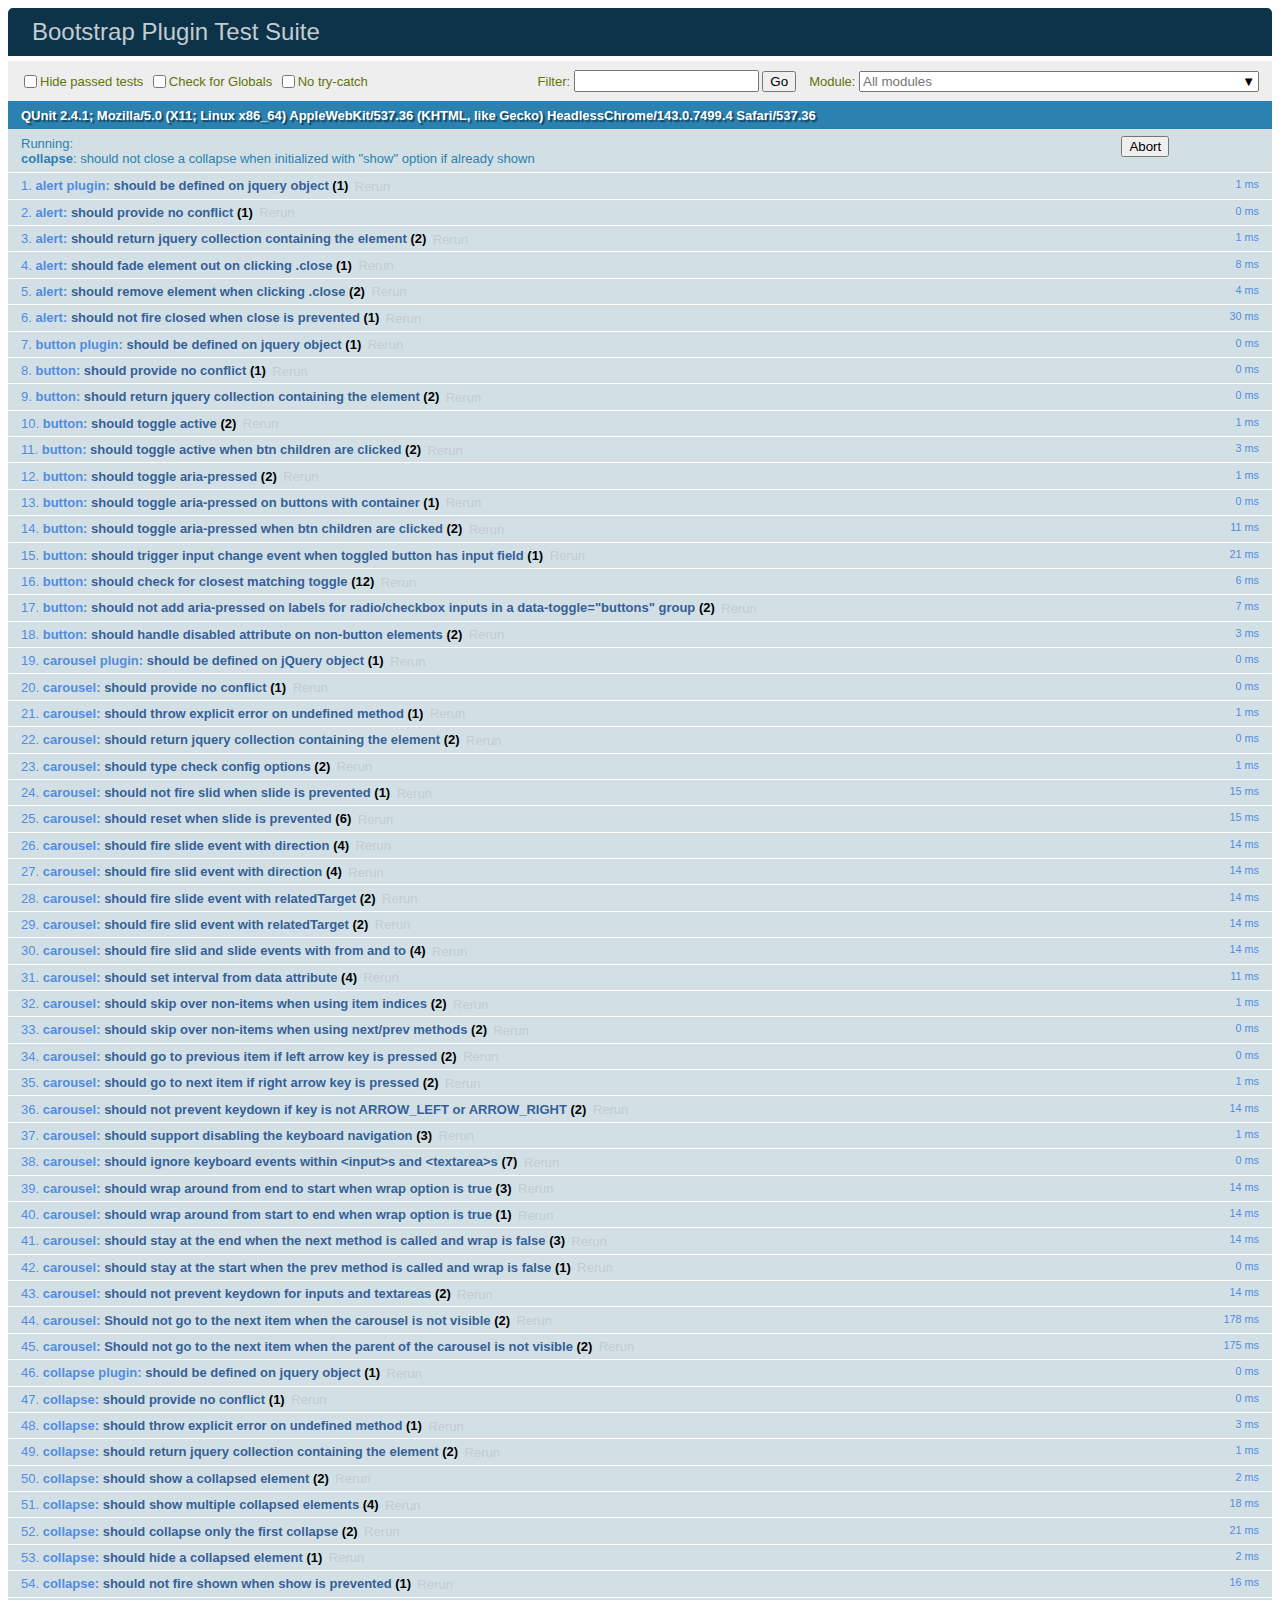
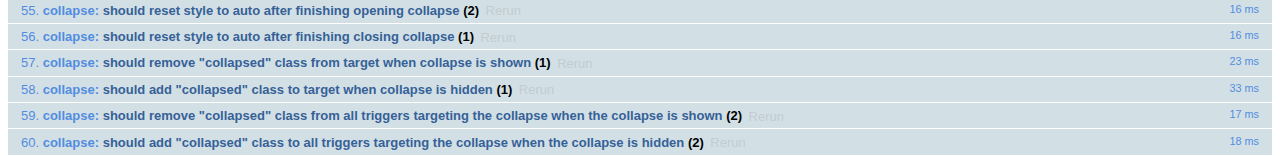
<file: src/main/resources/static/css/bootstrap-4.0.0/js/tests/index.html>
<!doctype html>
<html lang="en">
  <head>
    <meta charset="utf-8">
    <meta name="viewport" content="width=device-width, initial-scale=1, shrink-to-fit=no">
    <title>Bootstrap Plugin Test Suite</title>

    <!-- jQuery -->
    <script>
      (function () {
        var path = '../../assets/js/vendor/jquery-slim.min.js'
        // get jquery param from the query string.
        var jQueryVersion = location.search.match(/[?&]jquery=(.*?)(?=&|$)/)

        // If a version was specified, use that version from our vendor folder
        if (jQueryVersion) {
          path = 'vendor/jquery-' + jQueryVersion[1] + '.min.js'
        }
        document.write('<script src="' + path + '"><\/script>')
      }())
    </script>
    <script src="../../assets/js/vendor/popper.min.js"></script>

    <!-- QUnit -->
    <link rel="stylesheet" href="vendor/qunit.css" media="screen">
    <script src="vendor/qunit.js"></script>

    <script>
      // Disable jQuery event aliases to ensure we don't accidentally use any of them
      [
        'blur',
        'focus',
        'focusin',
        'focusout',
        'resize',
        'scroll',
        'click',
        'dblclick',
        'mousedown',
        'mouseup',
        'mousemove',
        'mouseover',
        'mouseout',
        'mouseenter',
        'mouseleave',
        'change',
        'select',
        'submit',
        'keydown',
        'keypress',
        'keyup',
        'contextmenu'
      ].forEach(function(eventAlias) {
        $.fn[eventAlias] = function() {
          throw new Error('Using the ".' + eventAlias + '()" method is not allowed, so that Bootstrap can be compatible with custom jQuery builds which exclude the "event aliases" module that defines said method. See https://github.com/twbs/bootstrap/blob/master/CONTRIBUTING.md#js')
        }
      })

      // Require assert.expect in each test
      QUnit.config.requireExpects = true

      // See https://github.com/axemclion/grunt-saucelabs#test-result-details-with-qunit
      var log = []
      var testName

      QUnit.done(function(testResults) {
        var tests = []
        for (var i = 0; i < log.length; i++) {
          var details = log[i]
          tests.push({
            name: details.name,
            result: details.result,
            expected: details.expected,
            actual: details.actual,
            source: details.source
          })
        }
        testResults.tests = tests

        window.global_test_results = testResults
      })

      QUnit.testStart(function(testDetails) {
        QUnit.log(function(details) {
          if (!details.result) {
            details.name = testDetails.name
            log.push(details)
          }
        })
      })

      // Display fixture on-screen on iOS to avoid false positives
      // See https://github.com/twbs/bootstrap/pull/15955
      if (/iPhone|iPad|iPod/.test(navigator.userAgent)) {
        QUnit.begin(function() {
          $('#qunit-fixture').css({ top: 0, left: 0 })
        })

        QUnit.done(function() {
          $('#qunit-fixture').css({ top: '', left: '' })
        })
      }
    </script>

    <!-- Transpiled Plugins -->
    <script src="../dist/util.js"></script>
    <script src="../dist/alert.js"></script>
    <script src="../dist/button.js"></script>
    <script src="../dist/carousel.js"></script>
    <script src="../dist/collapse.js"></script>
    <script src="../dist/dropdown.js"></script>
    <script src="../dist/modal.js"></script>
    <script src="../dist/scrollspy.js"></script>
    <script src="../dist/tab.js"></script>
    <script src="../dist/tooltip.js"></script>
    <script src="../dist/popover.js"></script>

    <!-- Unit Tests -->
    <script src="unit/alert.js"></script>
    <script src="unit/button.js"></script>
    <script src="unit/carousel.js"></script>
    <script src="unit/collapse.js"></script>
    <script src="unit/dropdown.js"></script>
    <script src="unit/modal.js"></script>
    <script src="unit/scrollspy.js"></script>
    <script src="unit/tab.js"></script>
    <script src="unit/tooltip.js"></script>
    <script src="unit/popover.js"></script>
    <script src="unit/util.js"></script>
  </head>
  <body>
    <div id="qunit-container">
      <div id="qunit"></div>
      <div id="qunit-fixture"></div>
    </div>
  </body>
</html>
</file>
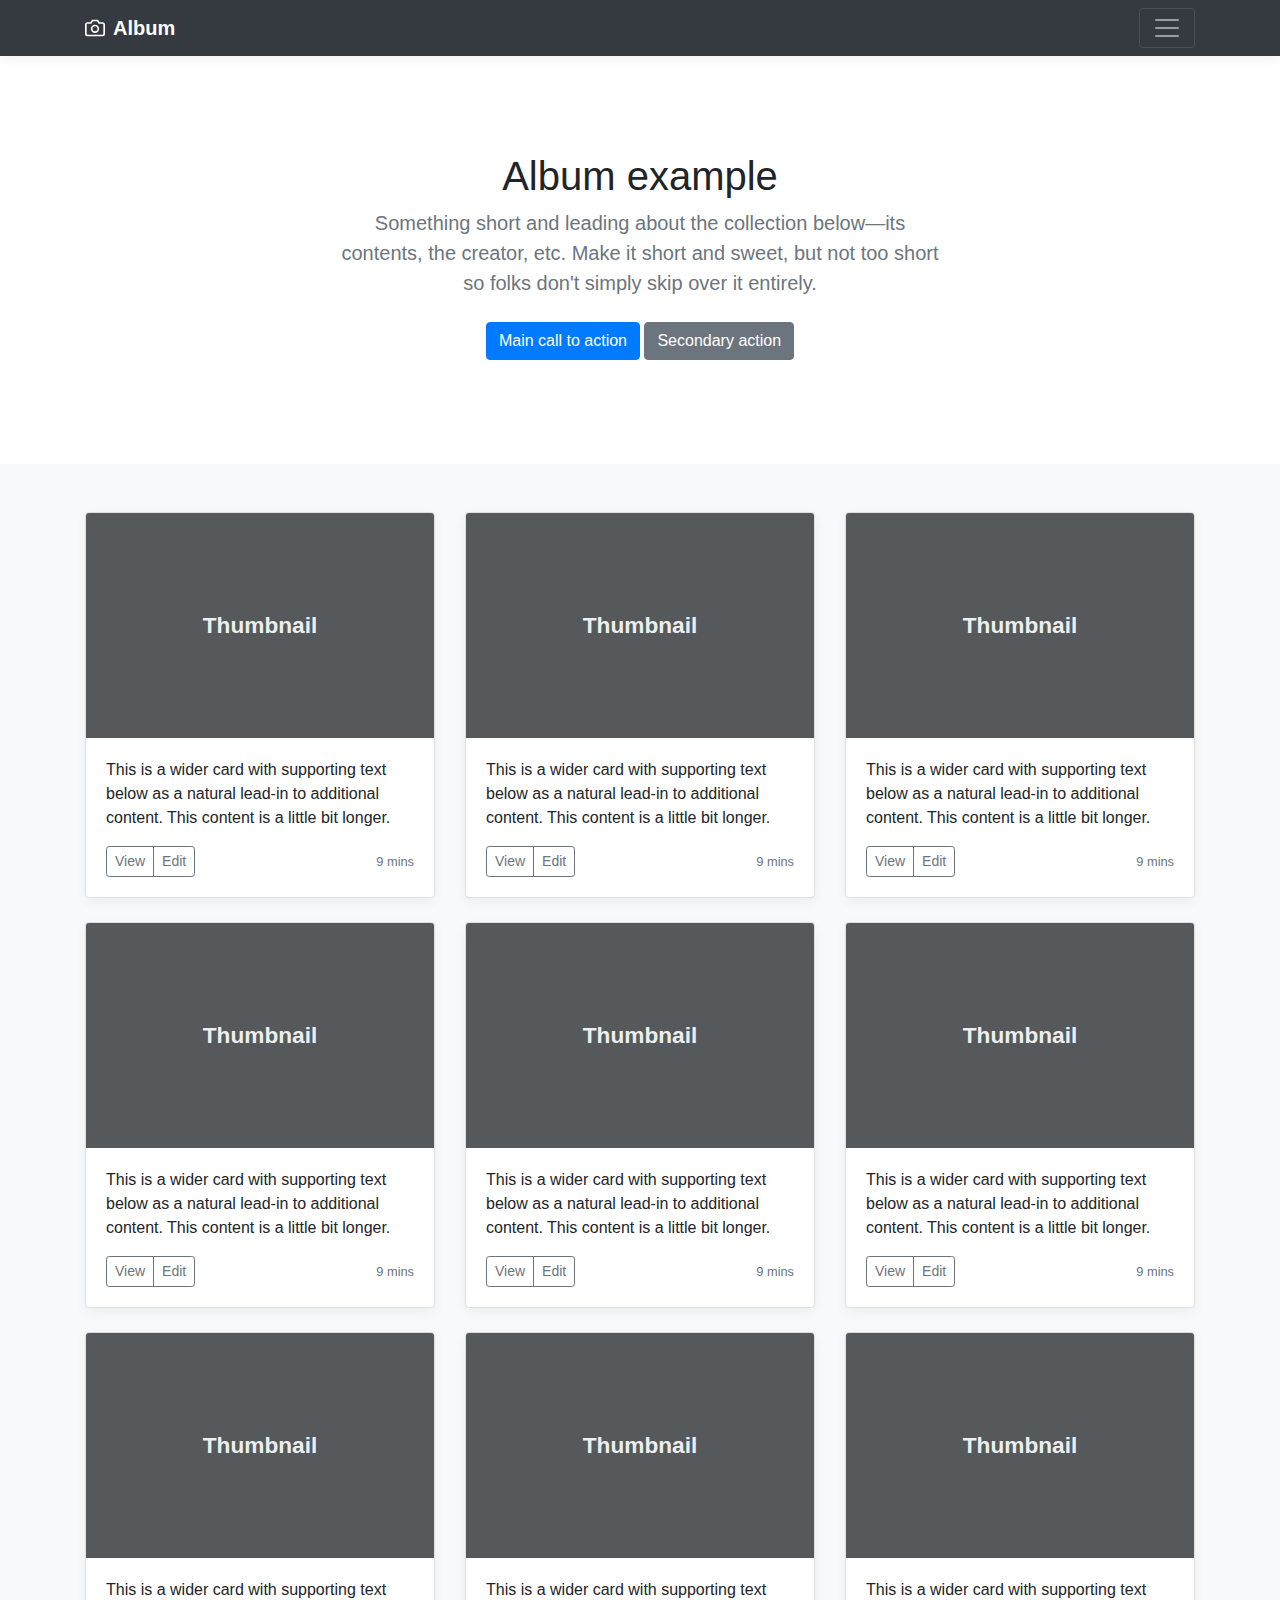
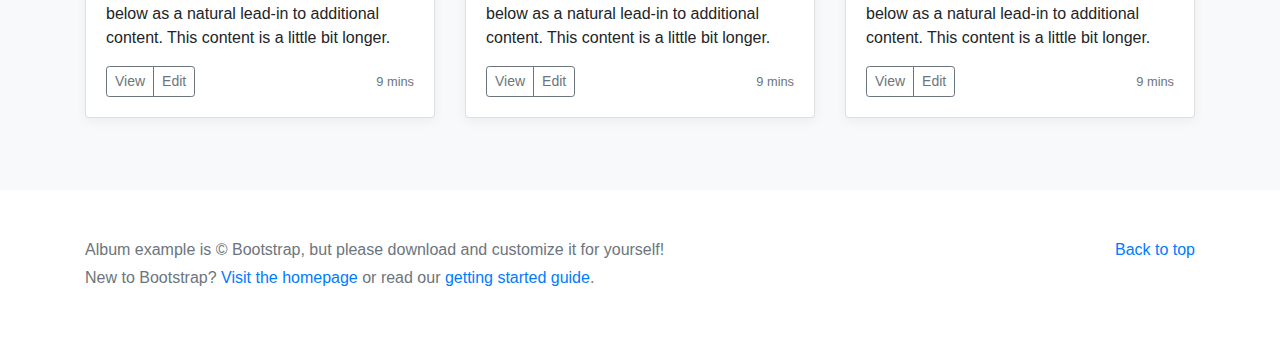
<file: src/main/resources/static/css/bootstrap-4.0.0/docs/4.0/examples/album/index.html>
<!doctype html>
<html lang="en">
  <head>
    <meta charset="utf-8">
    <meta name="viewport" content="width=device-width, initial-scale=1, shrink-to-fit=no">
    <meta name="description" content="">
    <meta name="author" content="">
    <link rel="icon" href="../../../../favicon.ico">

    <title>Album example for Bootstrap</title>

    <!-- Bootstrap core CSS -->
    <link href="../../../../dist/css/bootstrap.min.css" rel="stylesheet">

    <!-- Custom styles for this template -->
    <link href="album.css" rel="stylesheet">
  </head>

  <body>

    <header>
      <div class="collapse bg-dark" id="navbarHeader">
        <div class="container">
          <div class="row">
            <div class="col-sm-8 col-md-7 py-4">
              <h4 class="text-white">About</h4>
              <p class="text-muted">Add some information about the album below, the author, or any other background context. Make it a few sentences long so folks can pick up some informative tidbits. Then, link them off to some social networking sites or contact information.</p>
            </div>
            <div class="col-sm-4 offset-md-1 py-4">
              <h4 class="text-white">Contact</h4>
              <ul class="list-unstyled">
                <li><a href="#" class="text-white">Follow on Twitter</a></li>
                <li><a href="#" class="text-white">Like on Facebook</a></li>
                <li><a href="#" class="text-white">Email me</a></li>
              </ul>
            </div>
          </div>
        </div>
      </div>
      <div class="navbar navbar-dark bg-dark box-shadow">
        <div class="container d-flex justify-content-between">
          <a href="#" class="navbar-brand d-flex align-items-center">
            <svg xmlns="http://www.w3.org/2000/svg" width="20" height="20" viewBox="0 0 24 24" fill="none" stroke="currentColor" stroke-width="2" stroke-linecap="round" stroke-linejoin="round" class="mr-2"><path d="M23 19a2 2 0 0 1-2 2H3a2 2 0 0 1-2-2V8a2 2 0 0 1 2-2h4l2-3h6l2 3h4a2 2 0 0 1 2 2z"></path><circle cx="12" cy="13" r="4"></circle></svg>
            <strong>Album</strong>
          </a>
          <button class="navbar-toggler" type="button" data-toggle="collapse" data-target="#navbarHeader" aria-controls="navbarHeader" aria-expanded="false" aria-label="Toggle navigation">
            <span class="navbar-toggler-icon"></span>
          </button>
        </div>
      </div>
    </header>

    <main role="main">

      <section class="jumbotron text-center">
        <div class="container">
          <h1 class="jumbotron-heading">Album example</h1>
          <p class="lead text-muted">Something short and leading about the collection below—its contents, the creator, etc. Make it short and sweet, but not too short so folks don't simply skip over it entirely.</p>
          <p>
            <a href="#" class="btn btn-primary my-2">Main call to action</a>
            <a href="#" class="btn btn-secondary my-2">Secondary action</a>
          </p>
        </div>
      </section>

      <div class="album py-5 bg-light">
        <div class="container">

          <div class="row">
            <div class="col-md-4">
              <div class="card mb-4 box-shadow">
                <img class="card-img-top" data-src="holder.js/100px225?theme=thumb&bg=55595c&fg=eceeef&text=Thumbnail" alt="Card image cap">
                <div class="card-body">
                  <p class="card-text">This is a wider card with supporting text below as a natural lead-in to additional content. This content is a little bit longer.</p>
                  <div class="d-flex justify-content-between align-items-center">
                    <div class="btn-group">
                      <button type="button" class="btn btn-sm btn-outline-secondary">View</button>
                      <button type="button" class="btn btn-sm btn-outline-secondary">Edit</button>
                    </div>
                    <small class="text-muted">9 mins</small>
                  </div>
                </div>
              </div>
            </div>
            <div class="col-md-4">
              <div class="card mb-4 box-shadow">
                <img class="card-img-top" data-src="holder.js/100px225?theme=thumb&bg=55595c&fg=eceeef&text=Thumbnail" alt="Card image cap">
                <div class="card-body">
                  <p class="card-text">This is a wider card with supporting text below as a natural lead-in to additional content. This content is a little bit longer.</p>
                  <div class="d-flex justify-content-between align-items-center">
                    <div class="btn-group">
                      <button type="button" class="btn btn-sm btn-outline-secondary">View</button>
                      <button type="button" class="btn btn-sm btn-outline-secondary">Edit</button>
                    </div>
                    <small class="text-muted">9 mins</small>
                  </div>
                </div>
              </div>
            </div>
            <div class="col-md-4">
              <div class="card mb-4 box-shadow">
                <img class="card-img-top" data-src="holder.js/100px225?theme=thumb&bg=55595c&fg=eceeef&text=Thumbnail" alt="Card image cap">
                <div class="card-body">
                  <p class="card-text">This is a wider card with supporting text below as a natural lead-in to additional content. This content is a little bit longer.</p>
                  <div class="d-flex justify-content-between align-items-center">
                    <div class="btn-group">
                      <button type="button" class="btn btn-sm btn-outline-secondary">View</button>
                      <button type="button" class="btn btn-sm btn-outline-secondary">Edit</button>
                    </div>
                    <small class="text-muted">9 mins</small>
                  </div>
                </div>
              </div>
            </div>

            <div class="col-md-4">
              <div class="card mb-4 box-shadow">
                <img class="card-img-top" data-src="holder.js/100px225?theme=thumb&bg=55595c&fg=eceeef&text=Thumbnail" alt="Card image cap">
                <div class="card-body">
                  <p class="card-text">This is a wider card with supporting text below as a natural lead-in to additional content. This content is a little bit longer.</p>
                  <div class="d-flex justify-content-between align-items-center">
                    <div class="btn-group">
                      <button type="button" class="btn btn-sm btn-outline-secondary">View</button>
                      <button type="button" class="btn btn-sm btn-outline-secondary">Edit</button>
                    </div>
                    <small class="text-muted">9 mins</small>
                  </div>
                </div>
              </div>
            </div>
            <div class="col-md-4">
              <div class="card mb-4 box-shadow">
                <img class="card-img-top" data-src="holder.js/100px225?theme=thumb&bg=55595c&fg=eceeef&text=Thumbnail" alt="Card image cap">
                <div class="card-body">
                  <p class="card-text">This is a wider card with supporting text below as a natural lead-in to additional content. This content is a little bit longer.</p>
                  <div class="d-flex justify-content-between align-items-center">
                    <div class="btn-group">
                      <button type="button" class="btn btn-sm btn-outline-secondary">View</button>
                      <button type="button" class="btn btn-sm btn-outline-secondary">Edit</button>
                    </div>
                    <small class="text-muted">9 mins</small>
                  </div>
                </div>
              </div>
            </div>
            <div class="col-md-4">
              <div class="card mb-4 box-shadow">
                <img class="card-img-top" data-src="holder.js/100px225?theme=thumb&bg=55595c&fg=eceeef&text=Thumbnail" alt="Card image cap">
                <div class="card-body">
                  <p class="card-text">This is a wider card with supporting text below as a natural lead-in to additional content. This content is a little bit longer.</p>
                  <div class="d-flex justify-content-between align-items-center">
                    <div class="btn-group">
                      <button type="button" class="btn btn-sm btn-outline-secondary">View</button>
                      <button type="button" class="btn btn-sm btn-outline-secondary">Edit</button>
                    </div>
                    <small class="text-muted">9 mins</small>
                  </div>
                </div>
              </div>
            </div>

            <div class="col-md-4">
              <div class="card mb-4 box-shadow">
                <img class="card-img-top" data-src="holder.js/100px225?theme=thumb&bg=55595c&fg=eceeef&text=Thumbnail" alt="Card image cap">
                <div class="card-body">
                  <p class="card-text">This is a wider card with supporting text below as a natural lead-in to additional content. This content is a little bit longer.</p>
                  <div class="d-flex justify-content-between align-items-center">
                    <div class="btn-group">
                      <button type="button" class="btn btn-sm btn-outline-secondary">View</button>
                      <button type="button" class="btn btn-sm btn-outline-secondary">Edit</button>
                    </div>
                    <small class="text-muted">9 mins</small>
                  </div>
                </div>
              </div>
            </div>
            <div class="col-md-4">
              <div class="card mb-4 box-shadow">
                <img class="card-img-top" data-src="holder.js/100px225?theme=thumb&bg=55595c&fg=eceeef&text=Thumbnail" alt="Card image cap">
                <div class="card-body">
                  <p class="card-text">This is a wider card with supporting text below as a natural lead-in to additional content. This content is a little bit longer.</p>
                  <div class="d-flex justify-content-between align-items-center">
                    <div class="btn-group">
                      <button type="button" class="btn btn-sm btn-outline-secondary">View</button>
                      <button type="button" class="btn btn-sm btn-outline-secondary">Edit</button>
                    </div>
                    <small class="text-muted">9 mins</small>
                  </div>
                </div>
              </div>
            </div>
            <div class="col-md-4">
              <div class="card mb-4 box-shadow">
                <img class="card-img-top" data-src="holder.js/100px225?theme=thumb&bg=55595c&fg=eceeef&text=Thumbnail" alt="Card image cap">
                <div class="card-body">
                  <p class="card-text">This is a wider card with supporting text below as a natural lead-in to additional content. This content is a little bit longer.</p>
                  <div class="d-flex justify-content-between align-items-center">
                    <div class="btn-group">
                      <button type="button" class="btn btn-sm btn-outline-secondary">View</button>
                      <button type="button" class="btn btn-sm btn-outline-secondary">Edit</button>
                    </div>
                    <small class="text-muted">9 mins</small>
                  </div>
                </div>
              </div>
            </div>
          </div>
        </div>
      </div>

    </main>

    <footer class="text-muted">
      <div class="container">
        <p class="float-right">
          <a href="#">Back to top</a>
        </p>
        <p>Album example is &copy; Bootstrap, but please download and customize it for yourself!</p>
        <p>New to Bootstrap? <a href="../../">Visit the homepage</a> or read our <a href="../../getting-started/">getting started guide</a>.</p>
      </div>
    </footer>

    <!-- Bootstrap core JavaScript
    ================================================== -->
    <!-- Placed at the end of the document so the pages load faster -->
    <script src="https://code.jquery.com/jquery-3.2.1.slim.min.js" integrity="sha384-KJ3o2DKtIkvYIK3UENzmM7KCkRr/rE9/Qpg6aAZGJwFDMVNA/GpGFF93hXpG5KkN" crossorigin="anonymous"></script>
    <script>window.jQuery || document.write('<script src="../../../../assets/js/vendor/jquery-slim.min.js"><\/script>')</script>
    <script src="../../../../assets/js/vendor/popper.min.js"></script>
    <script src="../../../../dist/js/bootstrap.min.js"></script>
    <script src="../../../../assets/js/vendor/holder.min.js"></script>
  </body>
</html>
</file>
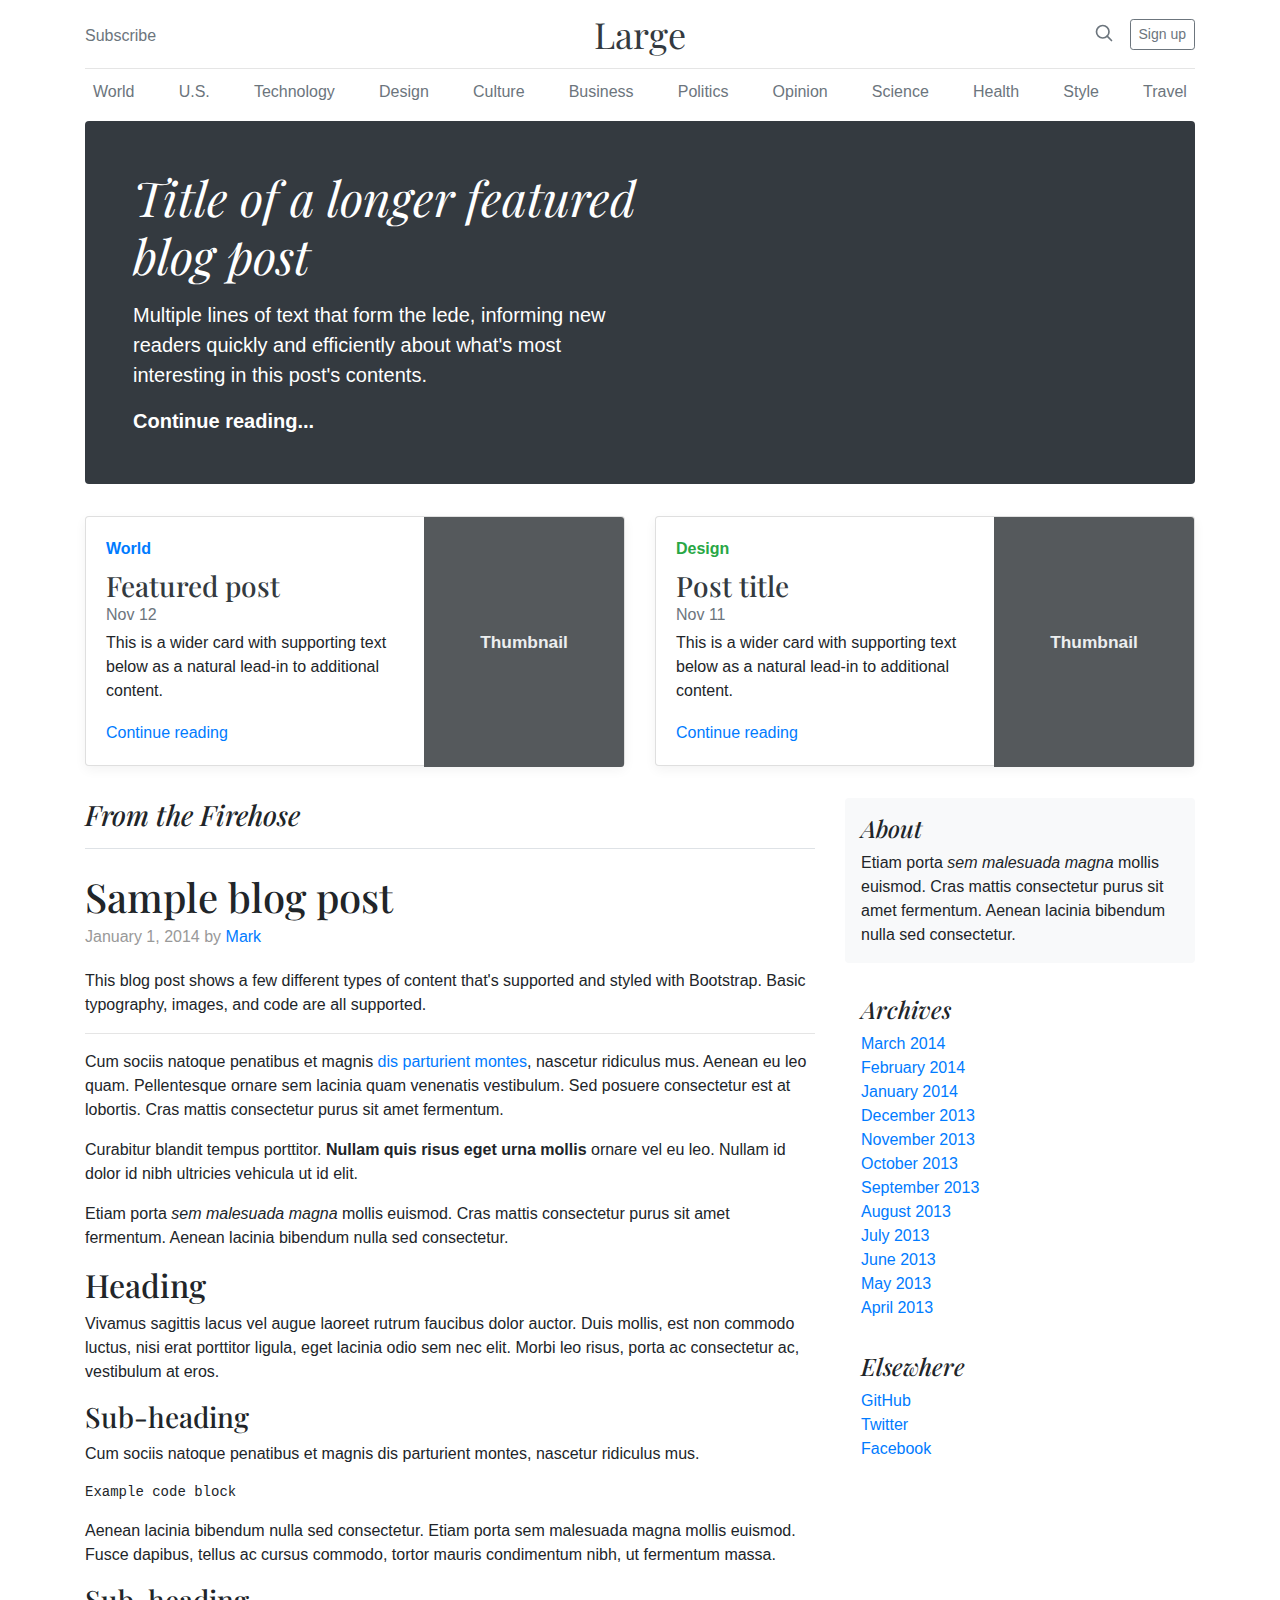
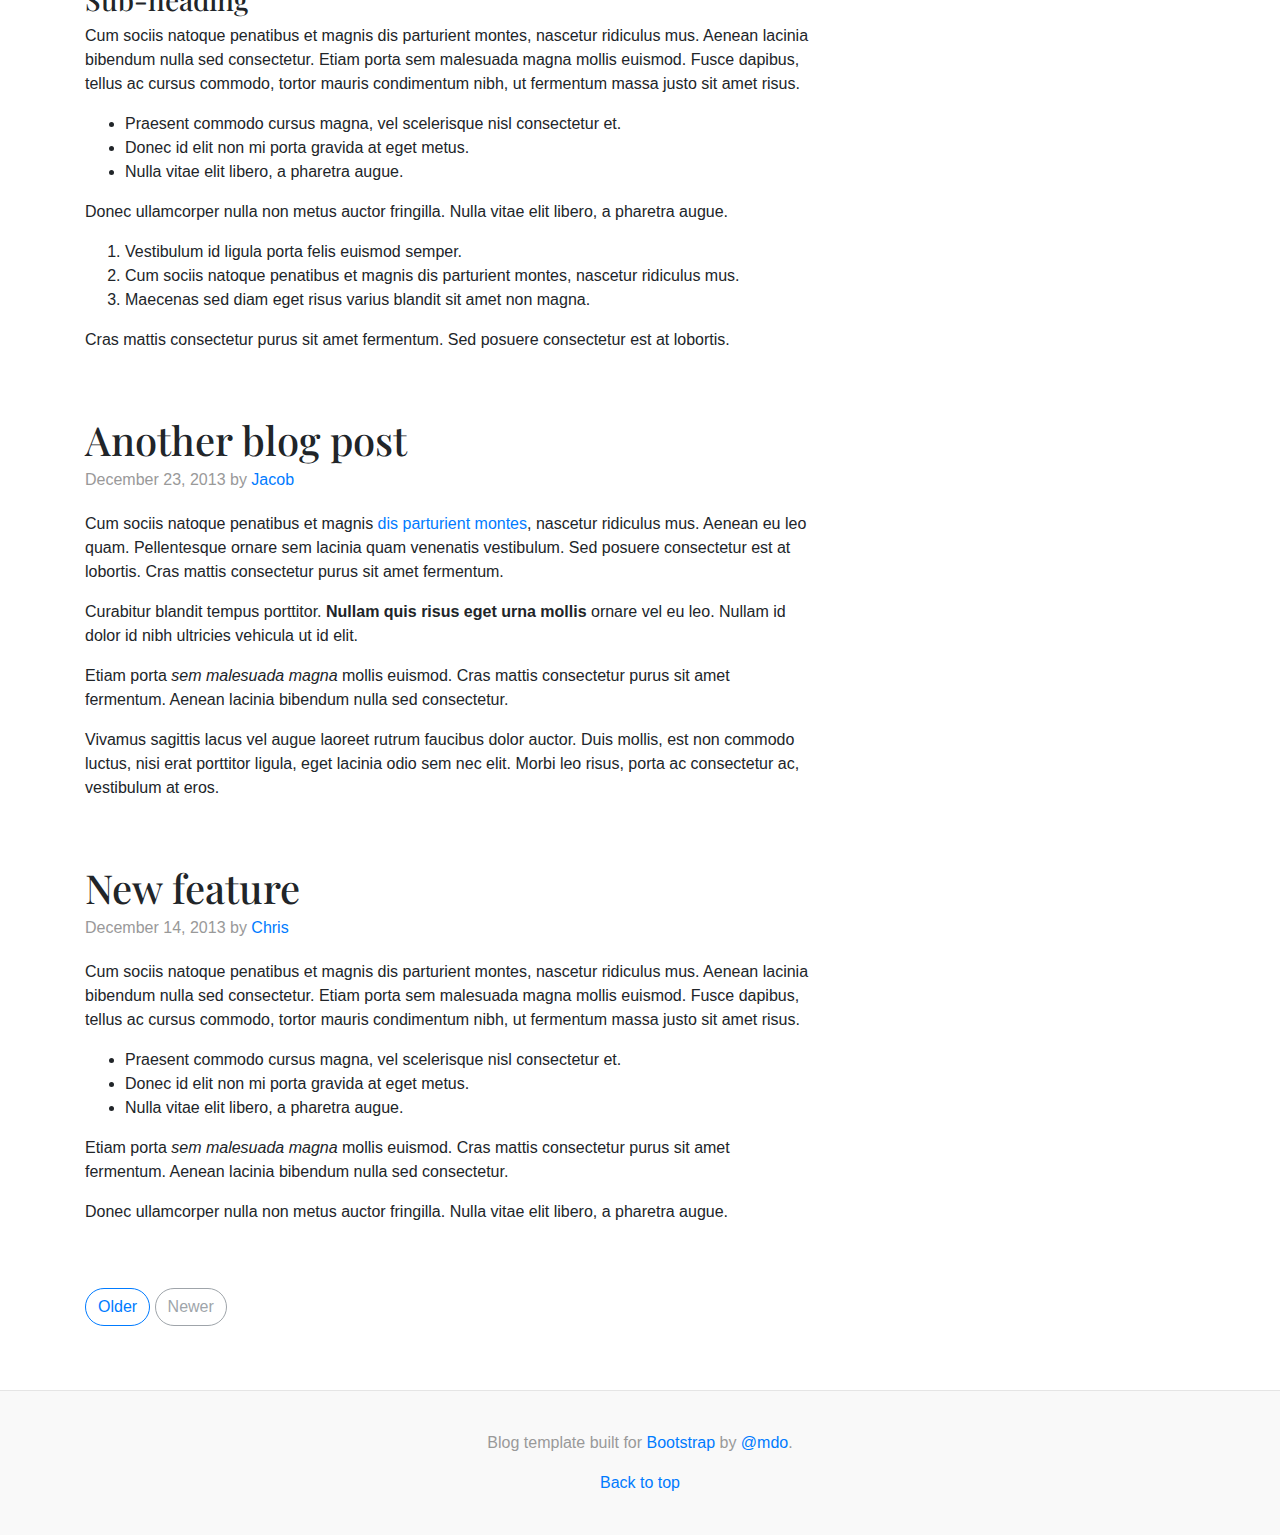
<file: src/main/resources/static/css/bootstrap-4.0.0/docs/4.0/examples/blog/index.html>
<!doctype html>
<html lang="en">
  <head>
    <meta charset="utf-8">
    <meta name="viewport" content="width=device-width, initial-scale=1, shrink-to-fit=no">
    <meta name="description" content="">
    <meta name="author" content="">
    <link rel="icon" href="../../../../favicon.ico">

    <title>Blog Template for Bootstrap</title>

    <!-- Bootstrap core CSS -->
    <link href="../../../../dist/css/bootstrap.min.css" rel="stylesheet">

    <!-- Custom styles for this template -->
    <link href="https://fonts.googleapis.com/css?family=Playfair+Display:700,900" rel="stylesheet">
    <link href="blog.css" rel="stylesheet">
  </head>

  <body>

    <div class="container">
      <header class="blog-header py-3">
        <div class="row flex-nowrap justify-content-between align-items-center">
          <div class="col-4 pt-1">
            <a class="text-muted" href="#">Subscribe</a>
          </div>
          <div class="col-4 text-center">
            <a class="blog-header-logo text-dark" href="#">Large</a>
          </div>
          <div class="col-4 d-flex justify-content-end align-items-center">
            <a class="text-muted" href="#">
              <svg xmlns="http://www.w3.org/2000/svg" width="20" height="20" viewBox="0 0 24 24" fill="none" stroke="currentColor" stroke-width="2" stroke-linecap="round" stroke-linejoin="round" class="mx-3"><circle cx="10.5" cy="10.5" r="7.5"></circle><line x1="21" y1="21" x2="15.8" y2="15.8"></line></svg>
            </a>
            <a class="btn btn-sm btn-outline-secondary" href="#">Sign up</a>
          </div>
        </div>
      </header>

      <div class="nav-scroller py-1 mb-2">
        <nav class="nav d-flex justify-content-between">
          <a class="p-2 text-muted" href="#">World</a>
          <a class="p-2 text-muted" href="#">U.S.</a>
          <a class="p-2 text-muted" href="#">Technology</a>
          <a class="p-2 text-muted" href="#">Design</a>
          <a class="p-2 text-muted" href="#">Culture</a>
          <a class="p-2 text-muted" href="#">Business</a>
          <a class="p-2 text-muted" href="#">Politics</a>
          <a class="p-2 text-muted" href="#">Opinion</a>
          <a class="p-2 text-muted" href="#">Science</a>
          <a class="p-2 text-muted" href="#">Health</a>
          <a class="p-2 text-muted" href="#">Style</a>
          <a class="p-2 text-muted" href="#">Travel</a>
        </nav>
      </div>

      <div class="jumbotron p-3 p-md-5 text-white rounded bg-dark">
        <div class="col-md-6 px-0">
          <h1 class="display-4 font-italic">Title of a longer featured blog post</h1>
          <p class="lead my-3">Multiple lines of text that form the lede, informing new readers quickly and efficiently about what's most interesting in this post's contents.</p>
          <p class="lead mb-0"><a href="#" class="text-white font-weight-bold">Continue reading...</a></p>
        </div>
      </div>

      <div class="row mb-2">
        <div class="col-md-6">
          <div class="card flex-md-row mb-4 box-shadow h-md-250">
            <div class="card-body d-flex flex-column align-items-start">
              <strong class="d-inline-block mb-2 text-primary">World</strong>
              <h3 class="mb-0">
                <a class="text-dark" href="#">Featured post</a>
              </h3>
              <div class="mb-1 text-muted">Nov 12</div>
              <p class="card-text mb-auto">This is a wider card with supporting text below as a natural lead-in to additional content.</p>
              <a href="#">Continue reading</a>
            </div>
            <img class="card-img-right flex-auto d-none d-md-block" data-src="holder.js/200x250?theme=thumb" alt="Card image cap">
          </div>
        </div>
        <div class="col-md-6">
          <div class="card flex-md-row mb-4 box-shadow h-md-250">
            <div class="card-body d-flex flex-column align-items-start">
              <strong class="d-inline-block mb-2 text-success">Design</strong>
              <h3 class="mb-0">
                <a class="text-dark" href="#">Post title</a>
              </h3>
              <div class="mb-1 text-muted">Nov 11</div>
              <p class="card-text mb-auto">This is a wider card with supporting text below as a natural lead-in to additional content.</p>
              <a href="#">Continue reading</a>
            </div>
            <img class="card-img-right flex-auto d-none d-md-block" data-src="holder.js/200x250?theme=thumb" alt="Card image cap">
          </div>
        </div>
      </div>
    </div>

    <main role="main" class="container">
      <div class="row">
        <div class="col-md-8 blog-main">
          <h3 class="pb-3 mb-4 font-italic border-bottom">
            From the Firehose
          </h3>

          <div class="blog-post">
            <h2 class="blog-post-title">Sample blog post</h2>
            <p class="blog-post-meta">January 1, 2014 by <a href="#">Mark</a></p>

            <p>This blog post shows a few different types of content that's supported and styled with Bootstrap. Basic typography, images, and code are all supported.</p>
            <hr>
            <p>Cum sociis natoque penatibus et magnis <a href="#">dis parturient montes</a>, nascetur ridiculus mus. Aenean eu leo quam. Pellentesque ornare sem lacinia quam venenatis vestibulum. Sed posuere consectetur est at lobortis. Cras mattis consectetur purus sit amet fermentum.</p>
            <blockquote>
              <p>Curabitur blandit tempus porttitor. <strong>Nullam quis risus eget urna mollis</strong> ornare vel eu leo. Nullam id dolor id nibh ultricies vehicula ut id elit.</p>
            </blockquote>
            <p>Etiam porta <em>sem malesuada magna</em> mollis euismod. Cras mattis consectetur purus sit amet fermentum. Aenean lacinia bibendum nulla sed consectetur.</p>
            <h2>Heading</h2>
            <p>Vivamus sagittis lacus vel augue laoreet rutrum faucibus dolor auctor. Duis mollis, est non commodo luctus, nisi erat porttitor ligula, eget lacinia odio sem nec elit. Morbi leo risus, porta ac consectetur ac, vestibulum at eros.</p>
            <h3>Sub-heading</h3>
            <p>Cum sociis natoque penatibus et magnis dis parturient montes, nascetur ridiculus mus.</p>
            <pre><code>Example code block</code></pre>
            <p>Aenean lacinia bibendum nulla sed consectetur. Etiam porta sem malesuada magna mollis euismod. Fusce dapibus, tellus ac cursus commodo, tortor mauris condimentum nibh, ut fermentum massa.</p>
            <h3>Sub-heading</h3>
            <p>Cum sociis natoque penatibus et magnis dis parturient montes, nascetur ridiculus mus. Aenean lacinia bibendum nulla sed consectetur. Etiam porta sem malesuada magna mollis euismod. Fusce dapibus, tellus ac cursus commodo, tortor mauris condimentum nibh, ut fermentum massa justo sit amet risus.</p>
            <ul>
              <li>Praesent commodo cursus magna, vel scelerisque nisl consectetur et.</li>
              <li>Donec id elit non mi porta gravida at eget metus.</li>
              <li>Nulla vitae elit libero, a pharetra augue.</li>
            </ul>
            <p>Donec ullamcorper nulla non metus auctor fringilla. Nulla vitae elit libero, a pharetra augue.</p>
            <ol>
              <li>Vestibulum id ligula porta felis euismod semper.</li>
              <li>Cum sociis natoque penatibus et magnis dis parturient montes, nascetur ridiculus mus.</li>
              <li>Maecenas sed diam eget risus varius blandit sit amet non magna.</li>
            </ol>
            <p>Cras mattis consectetur purus sit amet fermentum. Sed posuere consectetur est at lobortis.</p>
          </div><!-- /.blog-post -->

          <div class="blog-post">
            <h2 class="blog-post-title">Another blog post</h2>
            <p class="blog-post-meta">December 23, 2013 by <a href="#">Jacob</a></p>

            <p>Cum sociis natoque penatibus et magnis <a href="#">dis parturient montes</a>, nascetur ridiculus mus. Aenean eu leo quam. Pellentesque ornare sem lacinia quam venenatis vestibulum. Sed posuere consectetur est at lobortis. Cras mattis consectetur purus sit amet fermentum.</p>
            <blockquote>
              <p>Curabitur blandit tempus porttitor. <strong>Nullam quis risus eget urna mollis</strong> ornare vel eu leo. Nullam id dolor id nibh ultricies vehicula ut id elit.</p>
            </blockquote>
            <p>Etiam porta <em>sem malesuada magna</em> mollis euismod. Cras mattis consectetur purus sit amet fermentum. Aenean lacinia bibendum nulla sed consectetur.</p>
            <p>Vivamus sagittis lacus vel augue laoreet rutrum faucibus dolor auctor. Duis mollis, est non commodo luctus, nisi erat porttitor ligula, eget lacinia odio sem nec elit. Morbi leo risus, porta ac consectetur ac, vestibulum at eros.</p>
          </div><!-- /.blog-post -->

          <div class="blog-post">
            <h2 class="blog-post-title">New feature</h2>
            <p class="blog-post-meta">December 14, 2013 by <a href="#">Chris</a></p>

            <p>Cum sociis natoque penatibus et magnis dis parturient montes, nascetur ridiculus mus. Aenean lacinia bibendum nulla sed consectetur. Etiam porta sem malesuada magna mollis euismod. Fusce dapibus, tellus ac cursus commodo, tortor mauris condimentum nibh, ut fermentum massa justo sit amet risus.</p>
            <ul>
              <li>Praesent commodo cursus magna, vel scelerisque nisl consectetur et.</li>
              <li>Donec id elit non mi porta gravida at eget metus.</li>
              <li>Nulla vitae elit libero, a pharetra augue.</li>
            </ul>
            <p>Etiam porta <em>sem malesuada magna</em> mollis euismod. Cras mattis consectetur purus sit amet fermentum. Aenean lacinia bibendum nulla sed consectetur.</p>
            <p>Donec ullamcorper nulla non metus auctor fringilla. Nulla vitae elit libero, a pharetra augue.</p>
          </div><!-- /.blog-post -->

          <nav class="blog-pagination">
            <a class="btn btn-outline-primary" href="#">Older</a>
            <a class="btn btn-outline-secondary disabled" href="#">Newer</a>
          </nav>

        </div><!-- /.blog-main -->

        <aside class="col-md-4 blog-sidebar">
          <div class="p-3 mb-3 bg-light rounded">
            <h4 class="font-italic">About</h4>
            <p class="mb-0">Etiam porta <em>sem malesuada magna</em> mollis euismod. Cras mattis consectetur purus sit amet fermentum. Aenean lacinia bibendum nulla sed consectetur.</p>
          </div>

          <div class="p-3">
            <h4 class="font-italic">Archives</h4>
            <ol class="list-unstyled mb-0">
              <li><a href="#">March 2014</a></li>
              <li><a href="#">February 2014</a></li>
              <li><a href="#">January 2014</a></li>
              <li><a href="#">December 2013</a></li>
              <li><a href="#">November 2013</a></li>
              <li><a href="#">October 2013</a></li>
              <li><a href="#">September 2013</a></li>
              <li><a href="#">August 2013</a></li>
              <li><a href="#">July 2013</a></li>
              <li><a href="#">June 2013</a></li>
              <li><a href="#">May 2013</a></li>
              <li><a href="#">April 2013</a></li>
            </ol>
          </div>

          <div class="p-3">
            <h4 class="font-italic">Elsewhere</h4>
            <ol class="list-unstyled">
              <li><a href="#">GitHub</a></li>
              <li><a href="#">Twitter</a></li>
              <li><a href="#">Facebook</a></li>
            </ol>
          </div>
        </aside><!-- /.blog-sidebar -->

      </div><!-- /.row -->

    </main><!-- /.container -->

    <footer class="blog-footer">
      <p>Blog template built for <a href="https://getbootstrap.com/">Bootstrap</a> by <a href="https://twitter.com/mdo">@mdo</a>.</p>
      <p>
        <a href="#">Back to top</a>
      </p>
    </footer>

    <!-- Bootstrap core JavaScript
    ================================================== -->
    <!-- Placed at the end of the document so the pages load faster -->
    <script src="https://code.jquery.com/jquery-3.2.1.slim.min.js" integrity="sha384-KJ3o2DKtIkvYIK3UENzmM7KCkRr/rE9/Qpg6aAZGJwFDMVNA/GpGFF93hXpG5KkN" crossorigin="anonymous"></script>
    <script>window.jQuery || document.write('<script src="../../../../assets/js/vendor/jquery-slim.min.js"><\/script>')</script>
    <script src="../../../../assets/js/vendor/popper.min.js"></script>
    <script src="../../../../dist/js/bootstrap.min.js"></script>
    <script src="../../../../assets/js/vendor/holder.min.js"></script>
    <script>
      Holder.addTheme('thumb', {
        bg: '#55595c',
        fg: '#eceeef',
        text: 'Thumbnail'
      });
    </script>
  </body>
</html>
</file>
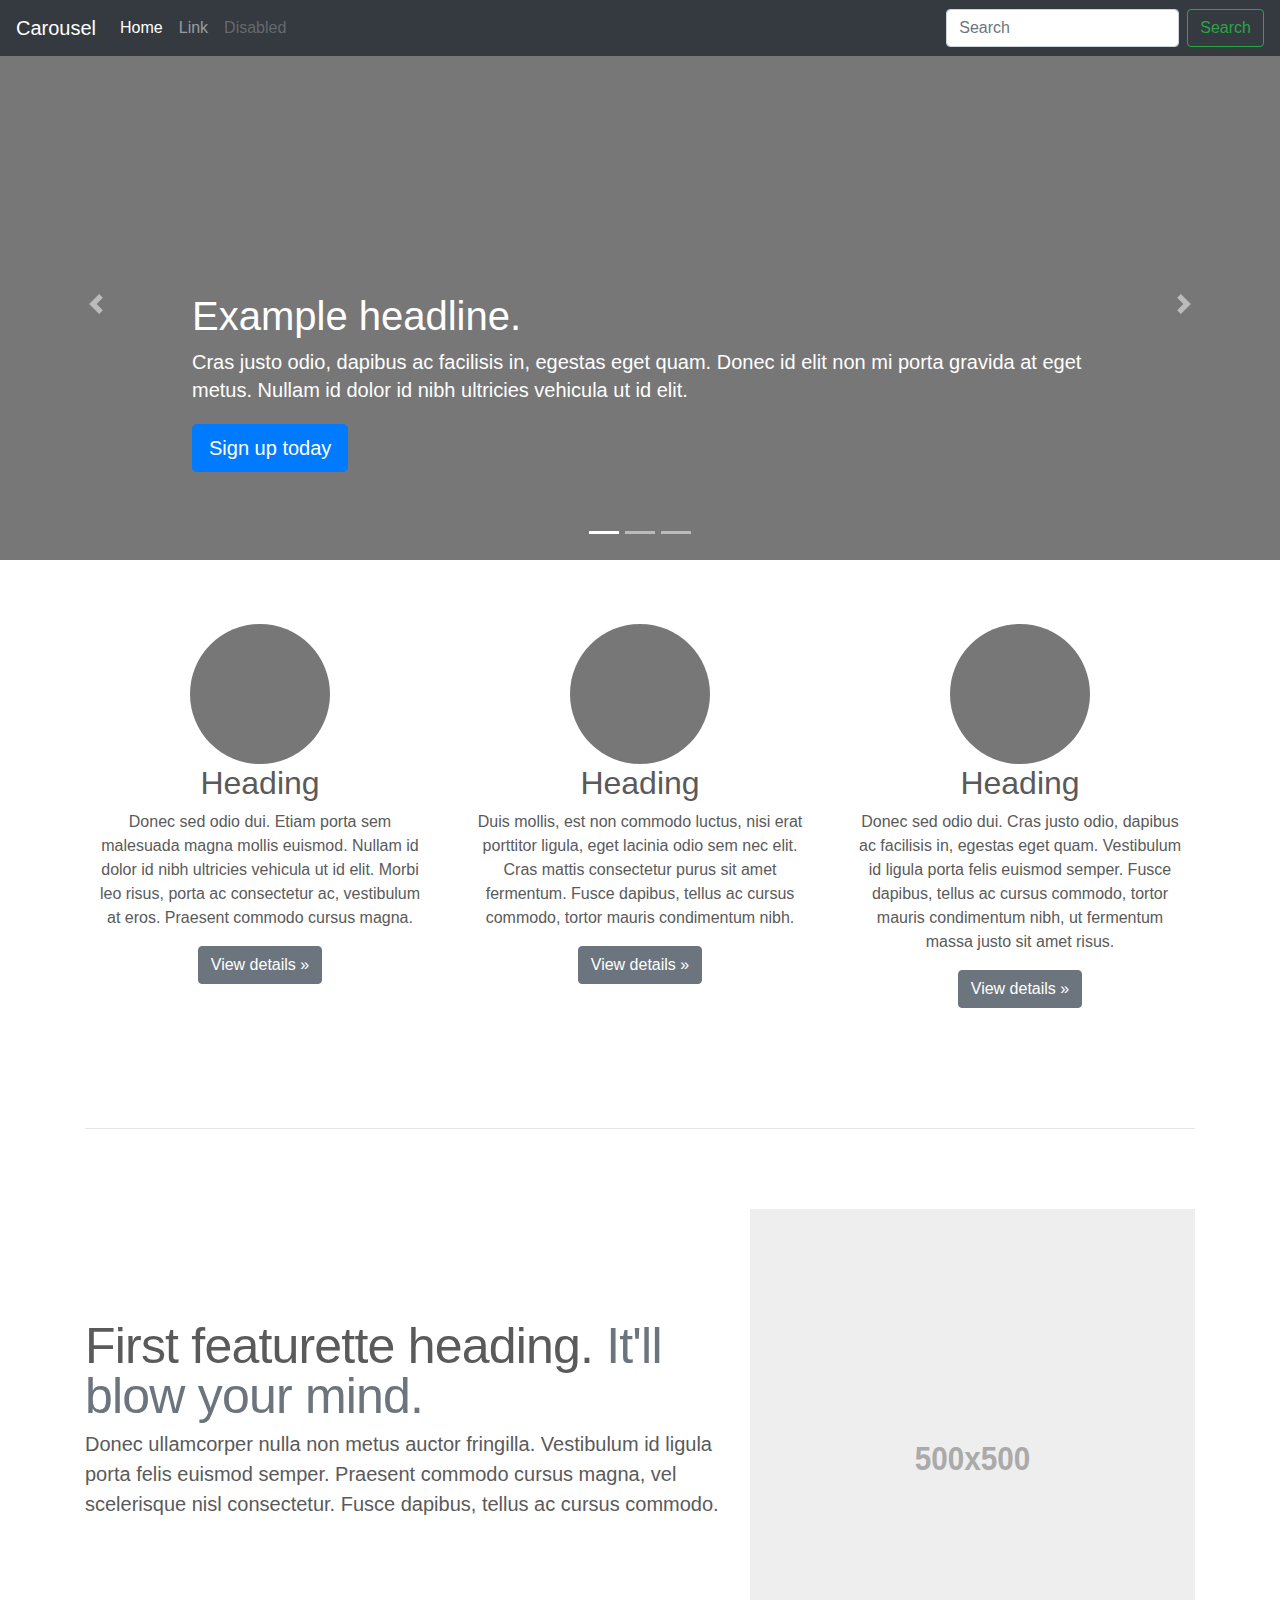
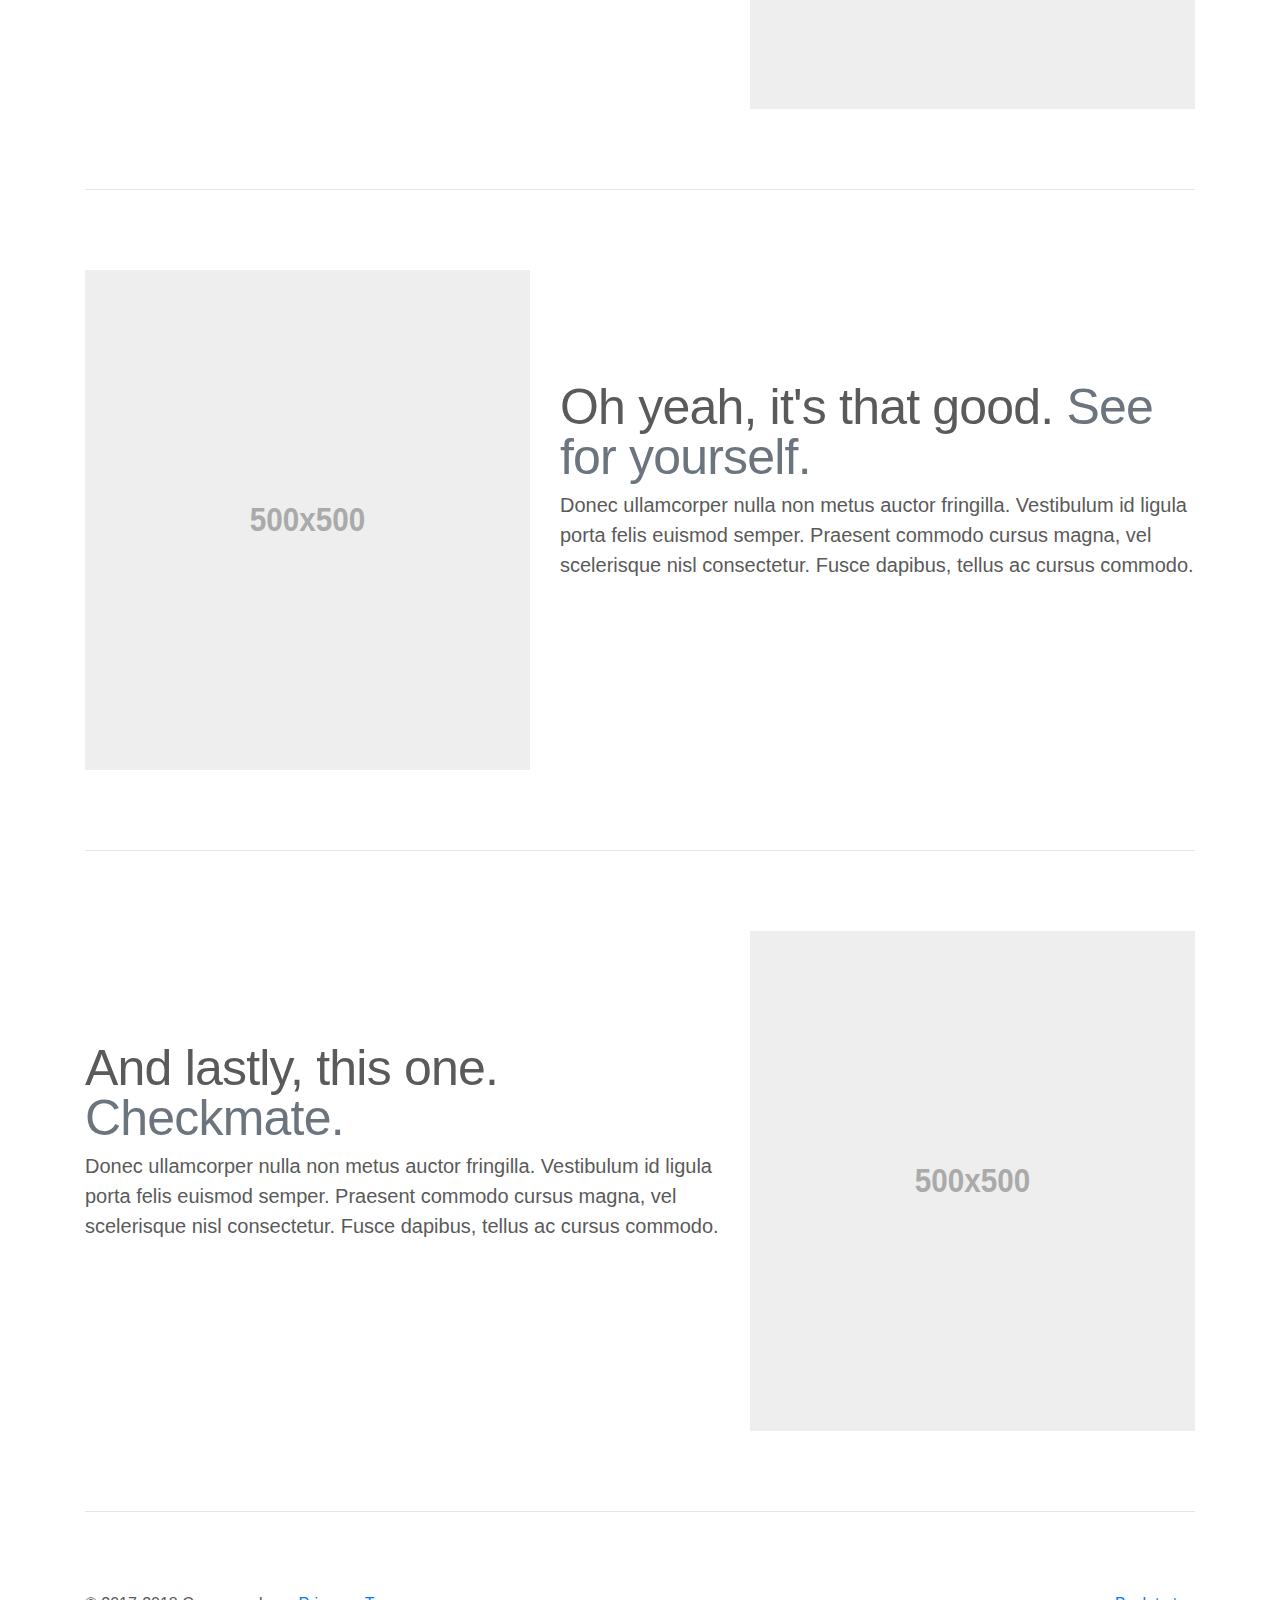
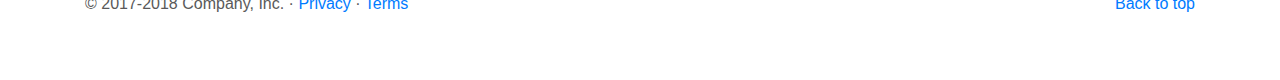
<file: src/main/resources/static/css/bootstrap-4.0.0/docs/4.0/examples/carousel/index.html>
<!doctype html>
<html lang="en">
  <head>
    <meta charset="utf-8">
    <meta name="viewport" content="width=device-width, initial-scale=1, shrink-to-fit=no">
    <meta name="description" content="">
    <meta name="author" content="">
    <link rel="icon" href="../../../../favicon.ico">

    <title>Carousel Template for Bootstrap</title>

    <!-- Bootstrap core CSS -->
    <link href="../../../../dist/css/bootstrap.min.css" rel="stylesheet">

    <!-- Custom styles for this template -->
    <link href="carousel.css" rel="stylesheet">
  </head>
  <body>

    <header>
      <nav class="navbar navbar-expand-md navbar-dark fixed-top bg-dark">
        <a class="navbar-brand" href="#">Carousel</a>
        <button class="navbar-toggler" type="button" data-toggle="collapse" data-target="#navbarCollapse" aria-controls="navbarCollapse" aria-expanded="false" aria-label="Toggle navigation">
          <span class="navbar-toggler-icon"></span>
        </button>
        <div class="collapse navbar-collapse" id="navbarCollapse">
          <ul class="navbar-nav mr-auto">
            <li class="nav-item active">
              <a class="nav-link" href="#">Home <span class="sr-only">(current)</span></a>
            </li>
            <li class="nav-item">
              <a class="nav-link" href="#">Link</a>
            </li>
            <li class="nav-item">
              <a class="nav-link disabled" href="#">Disabled</a>
            </li>
          </ul>
          <form class="form-inline mt-2 mt-md-0">
            <input class="form-control mr-sm-2" type="text" placeholder="Search" aria-label="Search">
            <button class="btn btn-outline-success my-2 my-sm-0" type="submit">Search</button>
          </form>
        </div>
      </nav>
    </header>

    <main role="main">

      <div id="myCarousel" class="carousel slide" data-ride="carousel">
        <ol class="carousel-indicators">
          <li data-target="#myCarousel" data-slide-to="0" class="active"></li>
          <li data-target="#myCarousel" data-slide-to="1"></li>
          <li data-target="#myCarousel" data-slide-to="2"></li>
        </ol>
        <div class="carousel-inner">
          <div class="carousel-item active">
            <img class="first-slide" src="[data-uri]" alt="First slide">
            <div class="container">
              <div class="carousel-caption text-left">
                <h1>Example headline.</h1>
                <p>Cras justo odio, dapibus ac facilisis in, egestas eget quam. Donec id elit non mi porta gravida at eget metus. Nullam id dolor id nibh ultricies vehicula ut id elit.</p>
                <p><a class="btn btn-lg btn-primary" href="#" role="button">Sign up today</a></p>
              </div>
            </div>
          </div>
          <div class="carousel-item">
            <img class="second-slide" src="[data-uri]" alt="Second slide">
            <div class="container">
              <div class="carousel-caption">
                <h1>Another example headline.</h1>
                <p>Cras justo odio, dapibus ac facilisis in, egestas eget quam. Donec id elit non mi porta gravida at eget metus. Nullam id dolor id nibh ultricies vehicula ut id elit.</p>
                <p><a class="btn btn-lg btn-primary" href="#" role="button">Learn more</a></p>
              </div>
            </div>
          </div>
          <div class="carousel-item">
            <img class="third-slide" src="[data-uri]" alt="Third slide">
            <div class="container">
              <div class="carousel-caption text-right">
                <h1>One more for good measure.</h1>
                <p>Cras justo odio, dapibus ac facilisis in, egestas eget quam. Donec id elit non mi porta gravida at eget metus. Nullam id dolor id nibh ultricies vehicula ut id elit.</p>
                <p><a class="btn btn-lg btn-primary" href="#" role="button">Browse gallery</a></p>
              </div>
            </div>
          </div>
        </div>
        <a class="carousel-control-prev" href="#myCarousel" role="button" data-slide="prev">
          <span class="carousel-control-prev-icon" aria-hidden="true"></span>
          <span class="sr-only">Previous</span>
        </a>
        <a class="carousel-control-next" href="#myCarousel" role="button" data-slide="next">
          <span class="carousel-control-next-icon" aria-hidden="true"></span>
          <span class="sr-only">Next</span>
        </a>
      </div>


      <!-- Marketing messaging and featurettes
      ================================================== -->
      <!-- Wrap the rest of the page in another container to center all the content. -->

      <div class="container marketing">

        <!-- Three columns of text below the carousel -->
        <div class="row">
          <div class="col-lg-4">
            <img class="rounded-circle" src="[data-uri]" alt="Generic placeholder image" width="140" height="140">
            <h2>Heading</h2>
            <p>Donec sed odio dui. Etiam porta sem malesuada magna mollis euismod. Nullam id dolor id nibh ultricies vehicula ut id elit. Morbi leo risus, porta ac consectetur ac, vestibulum at eros. Praesent commodo cursus magna.</p>
            <p><a class="btn btn-secondary" href="#" role="button">View details &raquo;</a></p>
          </div><!-- /.col-lg-4 -->
          <div class="col-lg-4">
            <img class="rounded-circle" src="[data-uri]" alt="Generic placeholder image" width="140" height="140">
            <h2>Heading</h2>
            <p>Duis mollis, est non commodo luctus, nisi erat porttitor ligula, eget lacinia odio sem nec elit. Cras mattis consectetur purus sit amet fermentum. Fusce dapibus, tellus ac cursus commodo, tortor mauris condimentum nibh.</p>
            <p><a class="btn btn-secondary" href="#" role="button">View details &raquo;</a></p>
          </div><!-- /.col-lg-4 -->
          <div class="col-lg-4">
            <img class="rounded-circle" src="[data-uri]" alt="Generic placeholder image" width="140" height="140">
            <h2>Heading</h2>
            <p>Donec sed odio dui. Cras justo odio, dapibus ac facilisis in, egestas eget quam. Vestibulum id ligula porta felis euismod semper. Fusce dapibus, tellus ac cursus commodo, tortor mauris condimentum nibh, ut fermentum massa justo sit amet risus.</p>
            <p><a class="btn btn-secondary" href="#" role="button">View details &raquo;</a></p>
          </div><!-- /.col-lg-4 -->
        </div><!-- /.row -->


        <!-- START THE FEATURETTES -->

        <hr class="featurette-divider">

        <div class="row featurette">
          <div class="col-md-7">
            <h2 class="featurette-heading">First featurette heading. <span class="text-muted">It'll blow your mind.</span></h2>
            <p class="lead">Donec ullamcorper nulla non metus auctor fringilla. Vestibulum id ligula porta felis euismod semper. Praesent commodo cursus magna, vel scelerisque nisl consectetur. Fusce dapibus, tellus ac cursus commodo.</p>
          </div>
          <div class="col-md-5">
            <img class="featurette-image img-fluid mx-auto" data-src="holder.js/500x500/auto" alt="Generic placeholder image">
          </div>
        </div>

        <hr class="featurette-divider">

        <div class="row featurette">
          <div class="col-md-7 order-md-2">
            <h2 class="featurette-heading">Oh yeah, it's that good. <span class="text-muted">See for yourself.</span></h2>
            <p class="lead">Donec ullamcorper nulla non metus auctor fringilla. Vestibulum id ligula porta felis euismod semper. Praesent commodo cursus magna, vel scelerisque nisl consectetur. Fusce dapibus, tellus ac cursus commodo.</p>
          </div>
          <div class="col-md-5 order-md-1">
            <img class="featurette-image img-fluid mx-auto" data-src="holder.js/500x500/auto" alt="Generic placeholder image">
          </div>
        </div>

        <hr class="featurette-divider">

        <div class="row featurette">
          <div class="col-md-7">
            <h2 class="featurette-heading">And lastly, this one. <span class="text-muted">Checkmate.</span></h2>
            <p class="lead">Donec ullamcorper nulla non metus auctor fringilla. Vestibulum id ligula porta felis euismod semper. Praesent commodo cursus magna, vel scelerisque nisl consectetur. Fusce dapibus, tellus ac cursus commodo.</p>
          </div>
          <div class="col-md-5">
            <img class="featurette-image img-fluid mx-auto" data-src="holder.js/500x500/auto" alt="Generic placeholder image">
          </div>
        </div>

        <hr class="featurette-divider">

        <!-- /END THE FEATURETTES -->

      </div><!-- /.container -->


      <!-- FOOTER -->
      <footer class="container">
        <p class="float-right"><a href="#">Back to top</a></p>
        <p>&copy; 2017-2018 Company, Inc. &middot; <a href="#">Privacy</a> &middot; <a href="#">Terms</a></p>
      </footer>
    </main>

    <!-- Bootstrap core JavaScript
    ================================================== -->
    <!-- Placed at the end of the document so the pages load faster -->
    <script src="https://code.jquery.com/jquery-3.2.1.slim.min.js" integrity="sha384-KJ3o2DKtIkvYIK3UENzmM7KCkRr/rE9/Qpg6aAZGJwFDMVNA/GpGFF93hXpG5KkN" crossorigin="anonymous"></script>
    <script>window.jQuery || document.write('<script src="../../../../assets/js/vendor/jquery-slim.min.js"><\/script>')</script>
    <script src="../../../../assets/js/vendor/popper.min.js"></script>
    <script src="../../../../dist/js/bootstrap.min.js"></script>
    <!-- Just to make our placeholder images work. Don't actually copy the next line! -->
    <script src="../../../../assets/js/vendor/holder.min.js"></script>
  </body>
</html>
</file>
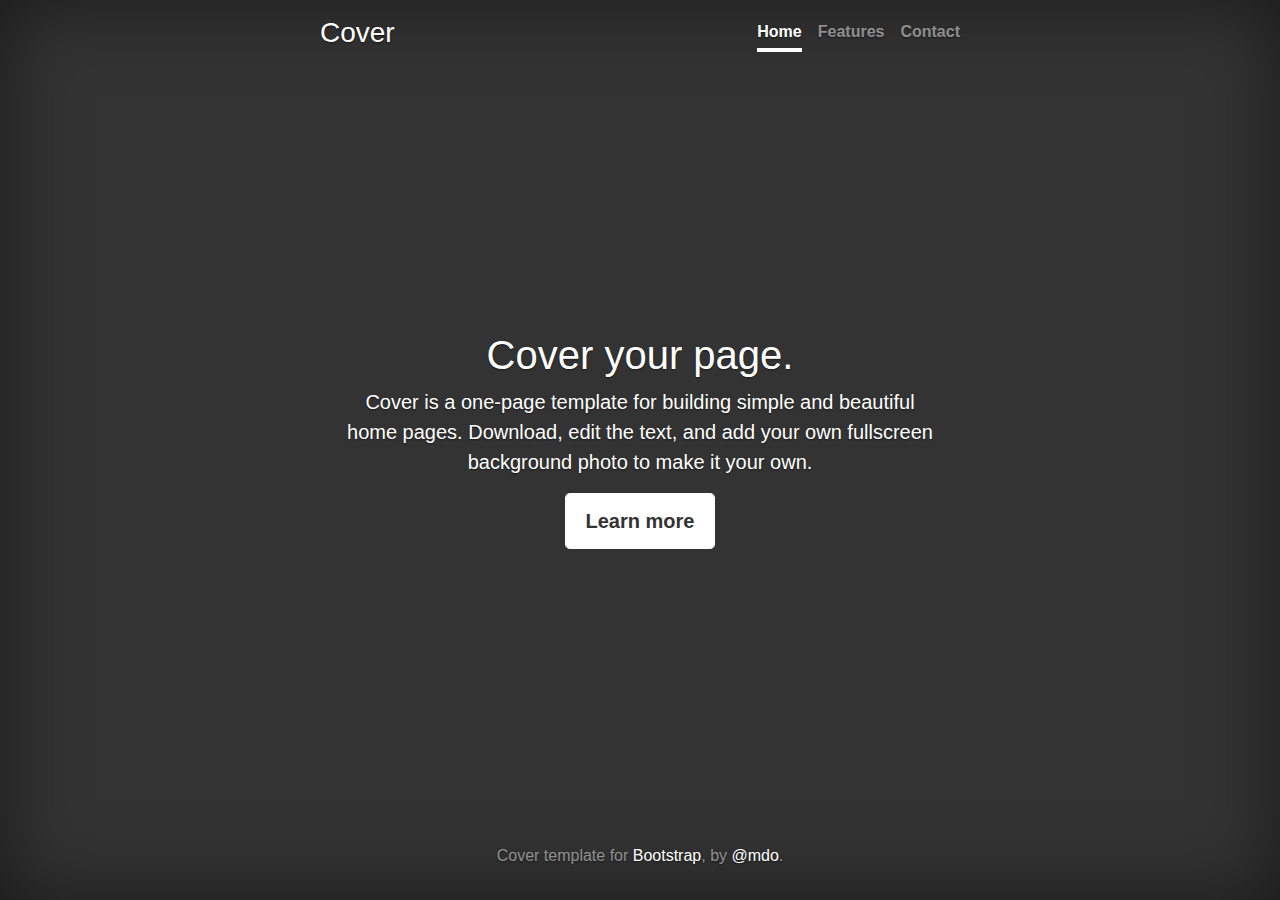
<file: src/main/resources/static/css/bootstrap-4.0.0/docs/4.0/examples/cover/index.html>
<!doctype html>
<html lang="en">
  <head>
    <meta charset="utf-8">
    <meta name="viewport" content="width=device-width, initial-scale=1, shrink-to-fit=no">
    <meta name="description" content="">
    <meta name="author" content="">
    <link rel="icon" href="../../../../favicon.ico">

    <title>Cover Template for Bootstrap</title>

    <!-- Bootstrap core CSS -->
    <link href="../../../../dist/css/bootstrap.min.css" rel="stylesheet">

    <!-- Custom styles for this template -->
    <link href="cover.css" rel="stylesheet">
  </head>

  <body class="text-center">

    <div class="cover-container d-flex h-100 p-3 mx-auto flex-column">
      <header class="masthead mb-auto">
        <div class="inner">
          <h3 class="masthead-brand">Cover</h3>
          <nav class="nav nav-masthead justify-content-center">
            <a class="nav-link active" href="#">Home</a>
            <a class="nav-link" href="#">Features</a>
            <a class="nav-link" href="#">Contact</a>
          </nav>
        </div>
      </header>

      <main role="main" class="inner cover">
        <h1 class="cover-heading">Cover your page.</h1>
        <p class="lead">Cover is a one-page template for building simple and beautiful home pages. Download, edit the text, and add your own fullscreen background photo to make it your own.</p>
        <p class="lead">
          <a href="#" class="btn btn-lg btn-secondary">Learn more</a>
        </p>
      </main>

      <footer class="mastfoot mt-auto">
        <div class="inner">
          <p>Cover template for <a href="https://getbootstrap.com/">Bootstrap</a>, by <a href="https://twitter.com/mdo">@mdo</a>.</p>
        </div>
      </footer>
    </div>


    <!-- Bootstrap core JavaScript
    ================================================== -->
    <!-- Placed at the end of the document so the pages load faster -->
    <script src="https://code.jquery.com/jquery-3.2.1.slim.min.js" integrity="sha384-KJ3o2DKtIkvYIK3UENzmM7KCkRr/rE9/Qpg6aAZGJwFDMVNA/GpGFF93hXpG5KkN" crossorigin="anonymous"></script>
    <script>window.jQuery || document.write('<script src="../../../../assets/js/vendor/jquery-slim.min.js"><\/script>')</script>
    <script src="../../../../assets/js/vendor/popper.min.js"></script>
    <script src="../../../../dist/js/bootstrap.min.js"></script>
  </body>
</html>
</file>
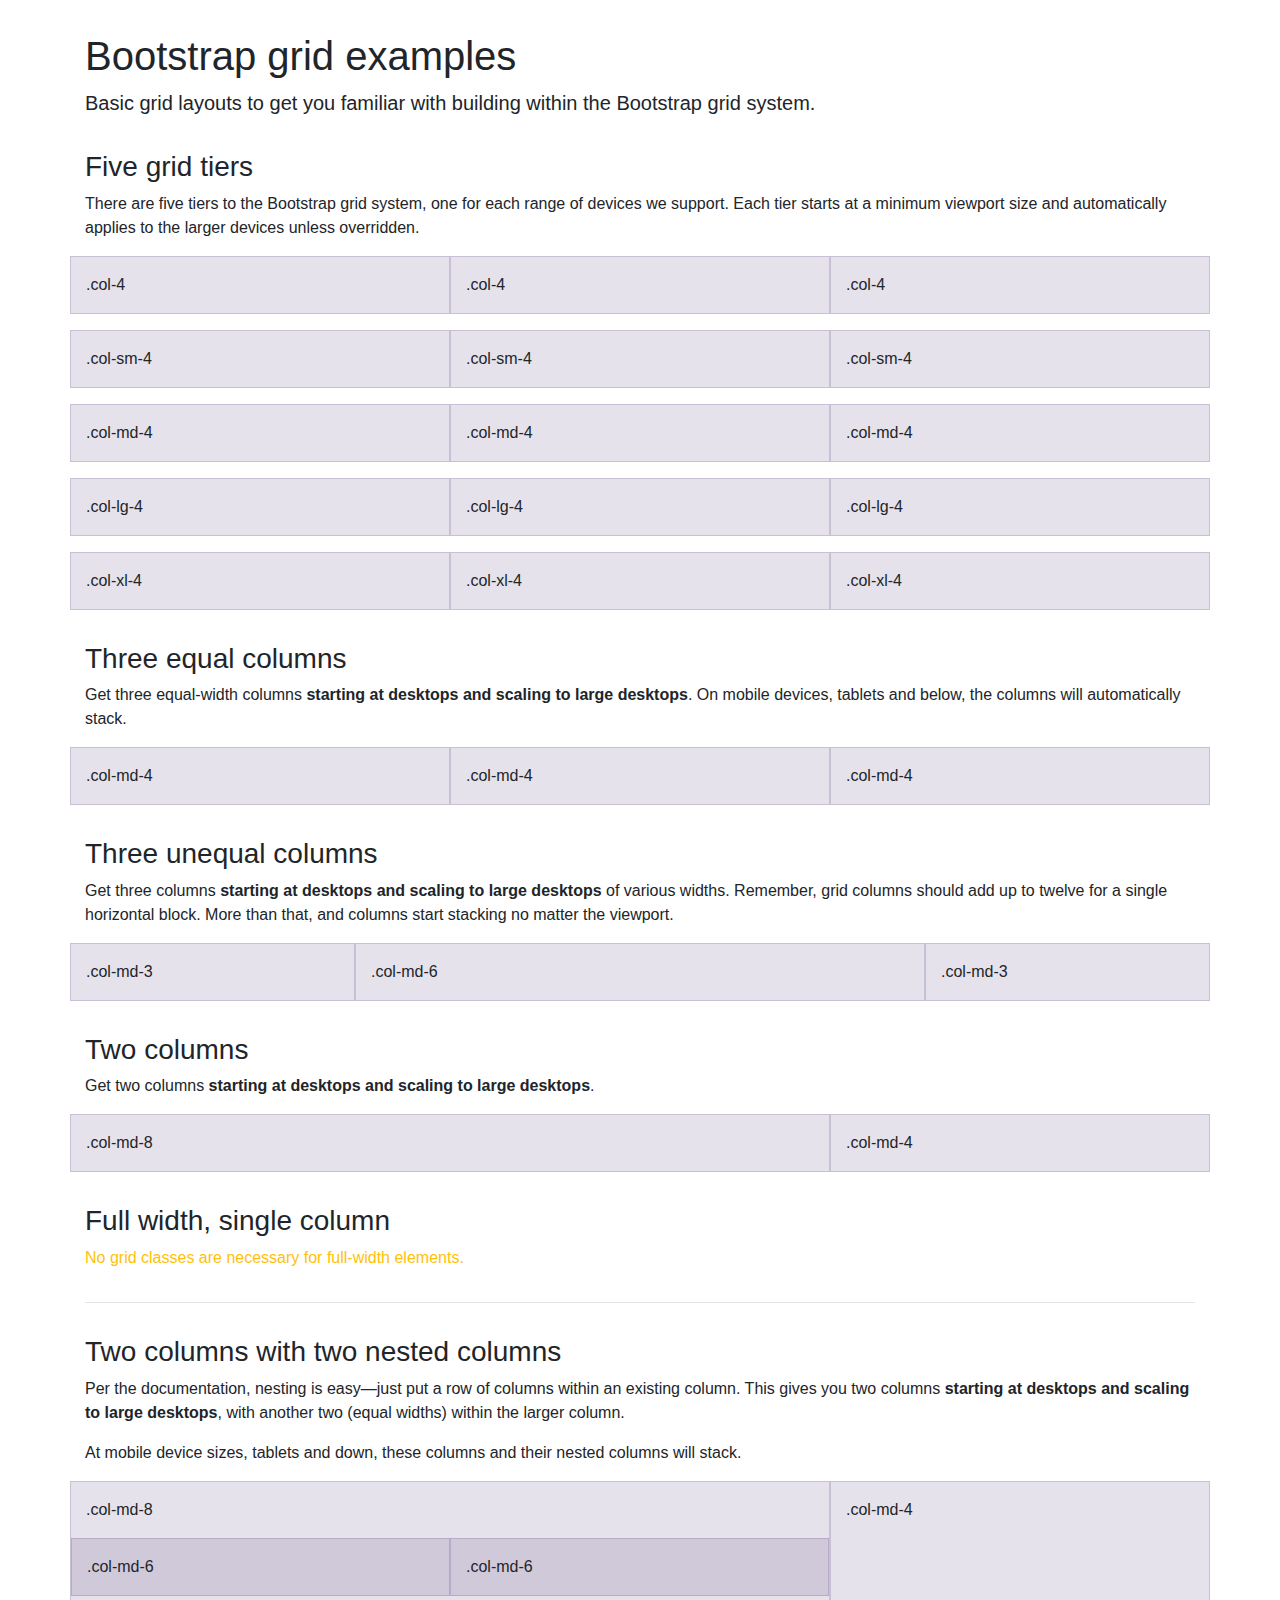
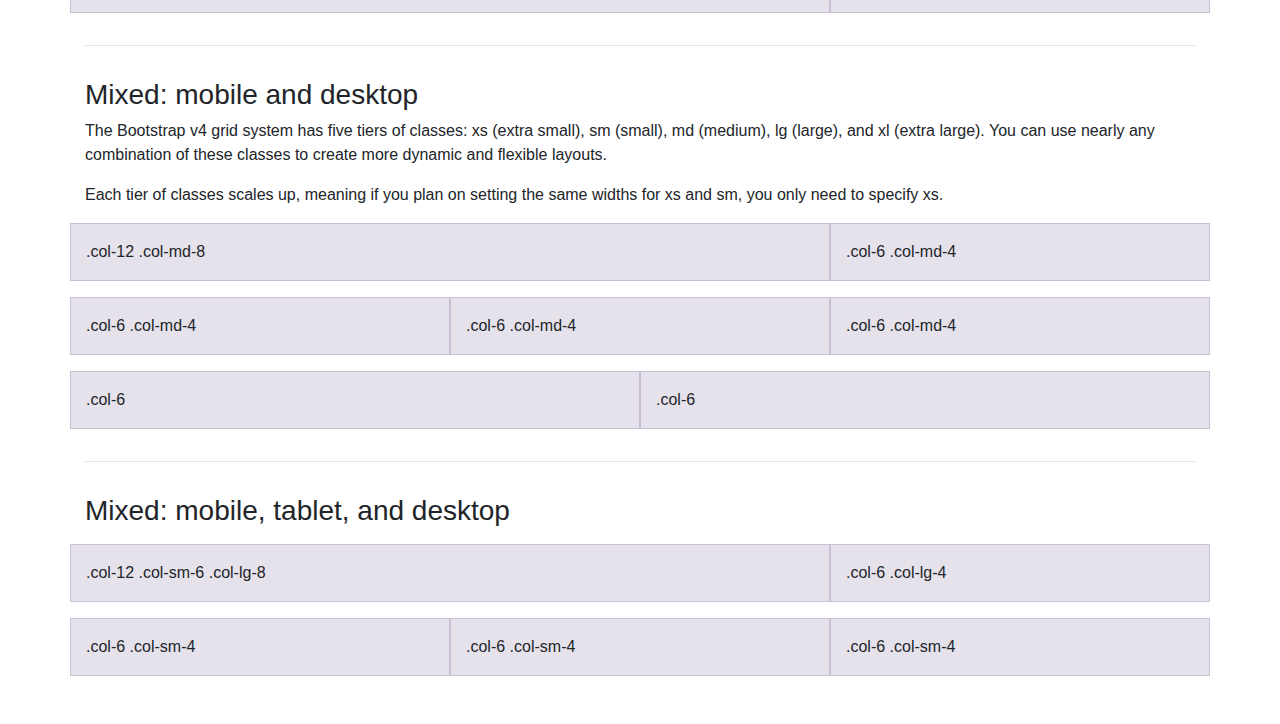
<file: src/main/resources/static/css/bootstrap-4.0.0/docs/4.0/examples/grid/index.html>
<!doctype html>
<html lang="en">
  <head>
    <meta charset="utf-8">
    <meta name="viewport" content="width=device-width, initial-scale=1, shrink-to-fit=no">
    <meta name="description" content="">
    <meta name="author" content="">
    <link rel="icon" href="../../../../favicon.ico">

    <title>Grid Template for Bootstrap</title>

    <!-- Bootstrap core CSS -->
    <link href="../../../../dist/css/bootstrap.min.css" rel="stylesheet">

    <!-- Custom styles for this template -->
    <link href="grid.css" rel="stylesheet">
  </head>

  <body>
    <div class="container">

      <h1>Bootstrap grid examples</h1>
      <p class="lead">Basic grid layouts to get you familiar with building within the Bootstrap grid system.</p>

      <h3>Five grid tiers</h3>
      <p>There are five tiers to the Bootstrap grid system, one for each range of devices we support. Each tier starts at a minimum viewport size and automatically applies to the larger devices unless overridden.</p>

      <div class="row">
        <div class="col-4">.col-4</div>
        <div class="col-4">.col-4</div>
        <div class="col-4">.col-4</div>
      </div>

      <div class="row">
        <div class="col-sm-4">.col-sm-4</div>
        <div class="col-sm-4">.col-sm-4</div>
        <div class="col-sm-4">.col-sm-4</div>
      </div>

      <div class="row">
        <div class="col-md-4">.col-md-4</div>
        <div class="col-md-4">.col-md-4</div>
        <div class="col-md-4">.col-md-4</div>
      </div>

      <div class="row">
        <div class="col-lg-4">.col-lg-4</div>
        <div class="col-lg-4">.col-lg-4</div>
        <div class="col-lg-4">.col-lg-4</div>
      </div>

      <div class="row">
        <div class="col-xl-4">.col-xl-4</div>
        <div class="col-xl-4">.col-xl-4</div>
        <div class="col-xl-4">.col-xl-4</div>
      </div>

      <h3>Three equal columns</h3>
      <p>Get three equal-width columns <strong>starting at desktops and scaling to large desktops</strong>. On mobile devices, tablets and below, the columns will automatically stack.</p>
      <div class="row">
        <div class="col-md-4">.col-md-4</div>
        <div class="col-md-4">.col-md-4</div>
        <div class="col-md-4">.col-md-4</div>
      </div>

      <h3>Three unequal columns</h3>
      <p>Get three columns <strong>starting at desktops and scaling to large desktops</strong> of various widths. Remember, grid columns should add up to twelve for a single horizontal block. More than that, and columns start stacking no matter the viewport.</p>
      <div class="row">
        <div class="col-md-3">.col-md-3</div>
        <div class="col-md-6">.col-md-6</div>
        <div class="col-md-3">.col-md-3</div>
      </div>

      <h3>Two columns</h3>
      <p>Get two columns <strong>starting at desktops and scaling to large desktops</strong>.</p>
      <div class="row">
        <div class="col-md-8">.col-md-8</div>
        <div class="col-md-4">.col-md-4</div>
      </div>

      <h3>Full width, single column</h3>
      <p class="text-warning">No grid classes are necessary for full-width elements.</p>

      <hr>

      <h3>Two columns with two nested columns</h3>
      <p>Per the documentation, nesting is easy—just put a row of columns within an existing column. This gives you two columns <strong>starting at desktops and scaling to large desktops</strong>, with another two (equal widths) within the larger column.</p>
      <p>At mobile device sizes, tablets and down, these columns and their nested columns will stack.</p>
      <div class="row">
        <div class="col-md-8">
          .col-md-8
          <div class="row">
            <div class="col-md-6">.col-md-6</div>
            <div class="col-md-6">.col-md-6</div>
          </div>
        </div>
        <div class="col-md-4">.col-md-4</div>
      </div>

      <hr>

      <h3>Mixed: mobile and desktop</h3>
      <p>The Bootstrap v4 grid system has five tiers of classes: xs (extra small), sm (small), md (medium), lg (large), and xl (extra large). You can use nearly any combination of these classes to create more dynamic and flexible layouts.</p>
      <p>Each tier of classes scales up, meaning if you plan on setting the same widths for xs and sm, you only need to specify xs.</p>
      <div class="row">
        <div class="col-12 col-md-8">.col-12 .col-md-8</div>
        <div class="col-6 col-md-4">.col-6 .col-md-4</div>
      </div>
      <div class="row">
        <div class="col-6 col-md-4">.col-6 .col-md-4</div>
        <div class="col-6 col-md-4">.col-6 .col-md-4</div>
        <div class="col-6 col-md-4">.col-6 .col-md-4</div>
      </div>
      <div class="row">
        <div class="col-6">.col-6</div>
        <div class="col-6">.col-6</div>
      </div>

      <hr>

      <h3>Mixed: mobile, tablet, and desktop</h3>
      <p></p>
      <div class="row">
        <div class="col-12 col-sm-6 col-lg-8">.col-12 .col-sm-6 .col-lg-8</div>
        <div class="col-6 col-lg-4">.col-6 .col-lg-4</div>
      </div>
      <div class="row">
        <div class="col-6 col-sm-4">.col-6 .col-sm-4</div>
        <div class="col-6 col-sm-4">.col-6 .col-sm-4</div>
        <div class="col-6 col-sm-4">.col-6 .col-sm-4</div>
      </div>

    </div> <!-- /container -->
  </body>
</html>
</file>
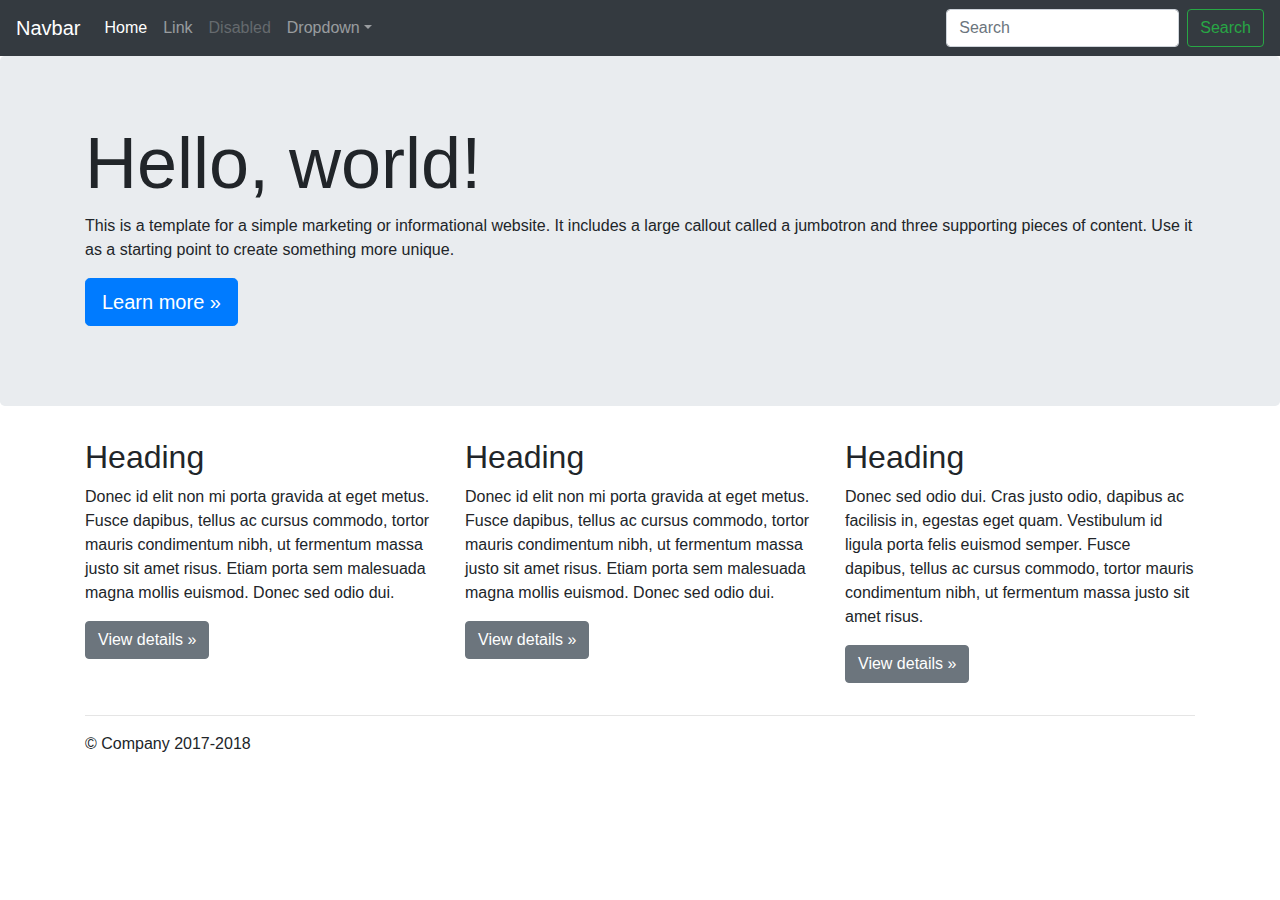
<file: src/main/resources/static/css/bootstrap-4.0.0/docs/4.0/examples/jumbotron/index.html>
<!doctype html>
<html lang="en">
  <head>
    <meta charset="utf-8">
    <meta name="viewport" content="width=device-width, initial-scale=1, shrink-to-fit=no">
    <meta name="description" content="">
    <meta name="author" content="">
    <link rel="icon" href="../../../../favicon.ico">

    <title>Jumbotron Template for Bootstrap</title>

    <!-- Bootstrap core CSS -->
    <link href="../../../../dist/css/bootstrap.min.css" rel="stylesheet">

    <!-- Custom styles for this template -->
    <link href="jumbotron.css" rel="stylesheet">
  </head>

  <body>

    <nav class="navbar navbar-expand-md navbar-dark fixed-top bg-dark">
      <a class="navbar-brand" href="#">Navbar</a>
      <button class="navbar-toggler" type="button" data-toggle="collapse" data-target="#navbarsExampleDefault" aria-controls="navbarsExampleDefault" aria-expanded="false" aria-label="Toggle navigation">
        <span class="navbar-toggler-icon"></span>
      </button>

      <div class="collapse navbar-collapse" id="navbarsExampleDefault">
        <ul class="navbar-nav mr-auto">
          <li class="nav-item active">
            <a class="nav-link" href="#">Home <span class="sr-only">(current)</span></a>
          </li>
          <li class="nav-item">
            <a class="nav-link" href="#">Link</a>
          </li>
          <li class="nav-item">
            <a class="nav-link disabled" href="#">Disabled</a>
          </li>
          <li class="nav-item dropdown">
            <a class="nav-link dropdown-toggle" href="http://example.com" id="dropdown01" data-toggle="dropdown" aria-haspopup="true" aria-expanded="false">Dropdown</a>
            <div class="dropdown-menu" aria-labelledby="dropdown01">
              <a class="dropdown-item" href="#">Action</a>
              <a class="dropdown-item" href="#">Another action</a>
              <a class="dropdown-item" href="#">Something else here</a>
            </div>
          </li>
        </ul>
        <form class="form-inline my-2 my-lg-0">
          <input class="form-control mr-sm-2" type="text" placeholder="Search" aria-label="Search">
          <button class="btn btn-outline-success my-2 my-sm-0" type="submit">Search</button>
        </form>
      </div>
    </nav>

    <main role="main">

      <!-- Main jumbotron for a primary marketing message or call to action -->
      <div class="jumbotron">
        <div class="container">
          <h1 class="display-3">Hello, world!</h1>
          <p>This is a template for a simple marketing or informational website. It includes a large callout called a jumbotron and three supporting pieces of content. Use it as a starting point to create something more unique.</p>
          <p><a class="btn btn-primary btn-lg" href="#" role="button">Learn more &raquo;</a></p>
        </div>
      </div>

      <div class="container">
        <!-- Example row of columns -->
        <div class="row">
          <div class="col-md-4">
            <h2>Heading</h2>
            <p>Donec id elit non mi porta gravida at eget metus. Fusce dapibus, tellus ac cursus commodo, tortor mauris condimentum nibh, ut fermentum massa justo sit amet risus. Etiam porta sem malesuada magna mollis euismod. Donec sed odio dui. </p>
            <p><a class="btn btn-secondary" href="#" role="button">View details &raquo;</a></p>
          </div>
          <div class="col-md-4">
            <h2>Heading</h2>
            <p>Donec id elit non mi porta gravida at eget metus. Fusce dapibus, tellus ac cursus commodo, tortor mauris condimentum nibh, ut fermentum massa justo sit amet risus. Etiam porta sem malesuada magna mollis euismod. Donec sed odio dui. </p>
            <p><a class="btn btn-secondary" href="#" role="button">View details &raquo;</a></p>
          </div>
          <div class="col-md-4">
            <h2>Heading</h2>
            <p>Donec sed odio dui. Cras justo odio, dapibus ac facilisis in, egestas eget quam. Vestibulum id ligula porta felis euismod semper. Fusce dapibus, tellus ac cursus commodo, tortor mauris condimentum nibh, ut fermentum massa justo sit amet risus.</p>
            <p><a class="btn btn-secondary" href="#" role="button">View details &raquo;</a></p>
          </div>
        </div>

        <hr>

      </div> <!-- /container -->

    </main>

    <footer class="container">
      <p>&copy; Company 2017-2018</p>
    </footer>

    <!-- Bootstrap core JavaScript
    ================================================== -->
    <!-- Placed at the end of the document so the pages load faster -->
    <script src="https://code.jquery.com/jquery-3.2.1.slim.min.js" integrity="sha384-KJ3o2DKtIkvYIK3UENzmM7KCkRr/rE9/Qpg6aAZGJwFDMVNA/GpGFF93hXpG5KkN" crossorigin="anonymous"></script>
    <script>window.jQuery || document.write('<script src="../../../../assets/js/vendor/jquery-slim.min.js"><\/script>')</script>
    <script src="../../../../assets/js/vendor/popper.min.js"></script>
    <script src="../../../../dist/js/bootstrap.min.js"></script>
  </body>
</html>
</file>
<file: src/main/resources/static/css/bootstrap-4.0.0/docs/4.0/examples/album/album.css>
:root {
  --jumbotron-padding-y: 3rem;
}

.jumbotron {
  padding-top: var(--jumbotron-padding-y);
  padding-bottom: var(--jumbotron-padding-y);
  margin-bottom: 0;
  background-color: #fff;
}
@media (min-width: 768px) {
  .jumbotron {
    padding-top: calc(var(--jumbotron-padding-y) * 2);
    padding-bottom: calc(var(--jumbotron-padding-y) * 2);
  }
}

.jumbotron p:last-child {
  margin-bottom: 0;
}

.jumbotron-heading {
  font-weight: 300;
}

.jumbotron .container {
  max-width: 40rem;
}

footer {
  padding-top: 3rem;
  padding-bottom: 3rem;
}

footer p {
  margin-bottom: .25rem;
}

.box-shadow { box-shadow: 0 .25rem .75rem rgba(0, 0, 0, .05); }
</file>
<file: src/main/resources/static/css/bootstrap-4.0.0/docs/4.0/examples/blog/blog.css>
/* stylelint-disable selector-list-comma-newline-after */

.blog-header {
  line-height: 1;
  border-bottom: 1px solid #e5e5e5;
}

.blog-header-logo {
  font-family: "Playfair Display", Georgia, "Times New Roman", serif;
  font-size: 2.25rem;
}

.blog-header-logo:hover {
  text-decoration: none;
}

h1, h2, h3, h4, h5, h6 {
  font-family: "Playfair Display", Georgia, "Times New Roman", serif;
}

.display-4 {
  font-size: 2.5rem;
}
@media (min-width: 768px) {
  .display-4 {
    font-size: 3rem;
  }
}

.nav-scroller {
  position: relative;
  z-index: 2;
  height: 2.75rem;
  overflow-y: hidden;
}

.nav-scroller .nav {
  display: -webkit-box;
  display: -ms-flexbox;
  display: flex;
  -ms-flex-wrap: nowrap;
  flex-wrap: nowrap;
  padding-bottom: 1rem;
  margin-top: -1px;
  overflow-x: auto;
  text-align: center;
  white-space: nowrap;
  -webkit-overflow-scrolling: touch;
}

.nav-scroller .nav-link {
  padding-top: .75rem;
  padding-bottom: .75rem;
  font-size: .875rem;
}

.card-img-right {
  height: 100%;
  border-radius: 0 3px 3px 0;
}

.flex-auto {
  -ms-flex: 0 0 auto;
  -webkit-box-flex: 0;
  flex: 0 0 auto;
}

.h-250 { height: 250px; }
@media (min-width: 768px) {
  .h-md-250 { height: 250px; }
}

.border-top { border-top: 1px solid #e5e5e5; }
.border-bottom { border-bottom: 1px solid #e5e5e5; }

.box-shadow { box-shadow: 0 .25rem .75rem rgba(0, 0, 0, .05); }

/*
 * Blog name and description
 */
.blog-title {
  margin-bottom: 0;
  font-size: 2rem;
  font-weight: 400;
}
.blog-description {
  font-size: 1.1rem;
  color: #999;
}

@media (min-width: 40em) {
  .blog-title {
    font-size: 3.5rem;
  }
}

/* Pagination */
.blog-pagination {
  margin-bottom: 4rem;
}
.blog-pagination > .btn {
  border-radius: 2rem;
}

/*
 * Blog posts
 */
.blog-post {
  margin-bottom: 4rem;
}
.blog-post-title {
  margin-bottom: .25rem;
  font-size: 2.5rem;
}
.blog-post-meta {
  margin-bottom: 1.25rem;
  color: #999;
}

/*
 * Footer
 */
.blog-footer {
  padding: 2.5rem 0;
  color: #999;
  text-align: center;
  background-color: #f9f9f9;
  border-top: .05rem solid #e5e5e5;
}
.blog-footer p:last-child {
  margin-bottom: 0;
}
</file>
<file: src/main/resources/static/css/bootstrap-4.0.0/docs/4.0/examples/carousel/carousel.css>
/* GLOBAL STYLES
-------------------------------------------------- */
/* Padding below the footer and lighter body text */

body {
  padding-top: 3rem;
  padding-bottom: 3rem;
  color: #5a5a5a;
}


/* CUSTOMIZE THE CAROUSEL
-------------------------------------------------- */

/* Carousel base class */
.carousel {
  margin-bottom: 4rem;
}
/* Since positioning the image, we need to help out the caption */
.carousel-caption {
  bottom: 3rem;
  z-index: 10;
}

/* Declare heights because of positioning of img element */
.carousel-item {
  height: 32rem;
  background-color: #777;
}
.carousel-item > img {
  position: absolute;
  top: 0;
  left: 0;
  min-width: 100%;
  height: 32rem;
}


/* MARKETING CONTENT
-------------------------------------------------- */

/* Center align the text within the three columns below the carousel */
.marketing .col-lg-4 {
  margin-bottom: 1.5rem;
  text-align: center;
}
.marketing h2 {
  font-weight: 400;
}
.marketing .col-lg-4 p {
  margin-right: .75rem;
  margin-left: .75rem;
}


/* Featurettes
------------------------- */

.featurette-divider {
  margin: 5rem 0; /* Space out the Bootstrap <hr> more */
}

/* Thin out the marketing headings */
.featurette-heading {
  font-weight: 300;
  line-height: 1;
  letter-spacing: -.05rem;
}


/* RESPONSIVE CSS
-------------------------------------------------- */

@media (min-width: 40em) {
  /* Bump up size of carousel content */
  .carousel-caption p {
    margin-bottom: 1.25rem;
    font-size: 1.25rem;
    line-height: 1.4;
  }

  .featurette-heading {
    font-size: 50px;
  }
}

@media (min-width: 62em) {
  .featurette-heading {
    margin-top: 7rem;
  }
}
</file>
<file: src/main/resources/static/css/bootstrap-4.0.0/docs/4.0/examples/cover/cover.css>
/*
 * Globals
 */

/* Links */
a,
a:focus,
a:hover {
  color: #fff;
}

/* Custom default button */
.btn-secondary,
.btn-secondary:hover,
.btn-secondary:focus {
  color: #333;
  text-shadow: none; /* Prevent inheritance from `body` */
  background-color: #fff;
  border: .05rem solid #fff;
}


/*
 * Base structure
 */

html,
body {
  height: 100%;
  background-color: #333;
}

body {
  display: -ms-flexbox;
  display: -webkit-box;
  display: flex;
  -ms-flex-pack: center;
  -webkit-box-pack: center;
  justify-content: center;
  color: #fff;
  text-shadow: 0 .05rem .1rem rgba(0, 0, 0, .5);
  box-shadow: inset 0 0 5rem rgba(0, 0, 0, .5);
}

.cover-container {
  max-width: 42em;
}


/*
 * Header
 */
.masthead {
  margin-bottom: 2rem;
}

.masthead-brand {
  margin-bottom: 0;
}

.nav-masthead .nav-link {
  padding: .25rem 0;
  font-weight: 700;
  color: rgba(255, 255, 255, .5);
  background-color: transparent;
  border-bottom: .25rem solid transparent;
}

.nav-masthead .nav-link:hover,
.nav-masthead .nav-link:focus {
  border-bottom-color: rgba(255, 255, 255, .25);
}

.nav-masthead .nav-link + .nav-link {
  margin-left: 1rem;
}

.nav-masthead .active {
  color: #fff;
  border-bottom-color: #fff;
}

@media (min-width: 48em) {
  .masthead-brand {
    float: left;
  }
  .nav-masthead {
    float: right;
  }
}


/*
 * Cover
 */
.cover {
  padding: 0 1.5rem;
}
.cover .btn-lg {
  padding: .75rem 1.25rem;
  font-weight: 700;
}


/*
 * Footer
 */
.mastfoot {
  color: rgba(255, 255, 255, .5);
}
</file>
<file: src/main/resources/static/css/bootstrap-4.0.0/docs/4.0/examples/grid/grid.css>
body {
  padding-top: 2rem;
  padding-bottom: 2rem;
}

h3 {
  margin-top: 2rem;
}

.row {
  margin-bottom: 1rem;
}
.row .row {
  margin-top: 1rem;
  margin-bottom: 0;
}
[class*="col-"] {
  padding-top: 1rem;
  padding-bottom: 1rem;
  background-color: rgba(86, 61, 124, .15);
  border: 1px solid rgba(86, 61, 124, .2);
}

hr {
  margin-top: 2rem;
  margin-bottom: 2rem;
}
</file>
<file: src/main/resources/static/css/bootstrap-4.0.0/docs/4.0/examples/jumbotron/jumbotron.css>
/* Move down content because we have a fixed navbar that is 3.5rem tall */
body {
  padding-top: 3.5rem;
}
</file>
<file: src/main/resources/static/css/bootstrap-4.0.0/js/tests/vendor/qunit.css>
/*!
 * QUnit 2.4.1
 * https://qunitjs.com/
 *
 * Copyright jQuery Foundation and other contributors
 * Released under the MIT license
 * https://jquery.org/license
 *
 * Date: 2017-10-22T05:12Z
 */

/** Font Family and Sizes */

#qunit-tests, #qunit-header, #qunit-banner, #qunit-testrunner-toolbar, #qunit-filteredTest, #qunit-userAgent, #qunit-testresult {
	font-family: "Helvetica Neue Light", "HelveticaNeue-Light", "Helvetica Neue", Calibri, Helvetica, Arial, sans-serif;
}

#qunit-testrunner-toolbar, #qunit-filteredTest, #qunit-userAgent, #qunit-testresult, #qunit-tests li { font-size: small; }
#qunit-tests { font-size: smaller; }


/** Resets */

#qunit-tests, #qunit-header, #qunit-banner, #qunit-filteredTest, #qunit-userAgent, #qunit-testresult, #qunit-modulefilter {
	margin: 0;
	padding: 0;
}


/** Header (excluding toolbar) */

#qunit-header {
	padding: 0.5em 0 0.5em 1em;

	color: #8699A4;
	background-color: #0D3349;

	font-size: 1.5em;
	line-height: 1em;
	font-weight: 400;

	border-radius: 5px 5px 0 0;
}

#qunit-header a {
	text-decoration: none;
	color: #C2CCD1;
}

#qunit-header a:hover,
#qunit-header a:focus {
	color: #FFF;
}

#qunit-banner {
	height: 5px;
}

#qunit-filteredTest {
	padding: 0.5em 1em 0.5em 1em;
	color: #366097;
	background-color: #F4FF77;
}

#qunit-userAgent {
	padding: 0.5em 1em 0.5em 1em;
	color: #FFF;
	background-color: #2B81AF;
	text-shadow: rgba(0, 0, 0, 0.5) 2px 2px 1px;
}


/** Toolbar */

#qunit-testrunner-toolbar {
	padding: 0.5em 1em 0.5em 1em;
	color: #5E740B;
	background-color: #EEE;
}

#qunit-testrunner-toolbar .clearfix {
	height: 0;
	clear: both;
}

#qunit-testrunner-toolbar label {
	display: inline-block;
}

#qunit-testrunner-toolbar input[type=checkbox],
#qunit-testrunner-toolbar input[type=radio] {
	margin: 3px;
	vertical-align: -2px;
}

#qunit-testrunner-toolbar input[type=text] {
	box-sizing: border-box;
	height: 1.6em;
}

.qunit-url-config,
.qunit-filter,
#qunit-modulefilter {
	display: inline-block;
	line-height: 2.1em;
}

.qunit-filter,
#qunit-modulefilter {
	float: right;
	position: relative;
	margin-left: 1em;
}

.qunit-url-config label {
	margin-right: 0.5em;
}

#qunit-modulefilter-search {
	box-sizing: border-box;
	width: 400px;
}

#qunit-modulefilter-search-container:after {
	position: absolute;
	right: 0.3em;
	content: "\25bc";
	color: black;
}

#qunit-modulefilter-dropdown {
	/* align with #qunit-modulefilter-search */
	box-sizing: border-box;
	width: 400px;
	position: absolute;
	right: 0;
	top: 50%;
	margin-top: 0.8em;

	border: 1px solid #D3D3D3;
	border-top: none;
	border-radius: 0 0 .25em .25em;
	color: #000;
	background-color: #F5F5F5;
	z-index: 99;
}

#qunit-modulefilter-dropdown a {
	color: inherit;
	text-decoration: none;
}

#qunit-modulefilter-dropdown .clickable.checked {
	font-weight: bold;
	color: #000;
	background-color: #D2E0E6;
}

#qunit-modulefilter-dropdown .clickable:hover {
	color: #FFF;
	background-color: #0D3349;
}

#qunit-modulefilter-actions {
	display: block;
	overflow: auto;

	/* align with #qunit-modulefilter-dropdown-list */
	font: smaller/1.5em sans-serif;
}

#qunit-modulefilter-dropdown #qunit-modulefilter-actions > * {
	box-sizing: border-box;
	max-height: 2.8em;
	display: block;
	padding: 0.4em;
}

#qunit-modulefilter-dropdown #qunit-modulefilter-actions > button {
	float: right;
	font: inherit;
}

#qunit-modulefilter-dropdown #qunit-modulefilter-actions > :last-child {
	/* insert padding to align with checkbox margins */
	padding-left: 3px;
}

#qunit-modulefilter-dropdown-list {
	max-height: 200px;
	overflow-y: auto;
	margin: 0;
	border-top: 2px groove threedhighlight;
	padding: 0.4em 0 0;
	font: smaller/1.5em sans-serif;
}

#qunit-modulefilter-dropdown-list li {
	white-space: nowrap;
	overflow: hidden;
	text-overflow: ellipsis;
}

#qunit-modulefilter-dropdown-list .clickable {
	display: block;
	padding-left: 0.15em;
}


/** Tests: Pass/Fail */

#qunit-tests {
	list-style-position: inside;
}

#qunit-tests li {
	padding: 0.4em 1em 0.4em 1em;
	border-bottom: 1px solid #FFF;
	list-style-position: inside;
}

#qunit-tests > li {
	display: none;
}

#qunit-tests li.running,
#qunit-tests li.pass,
#qunit-tests li.fail,
#qunit-tests li.skipped,
#qunit-tests li.aborted {
	display: list-item;
}

#qunit-tests.hidepass {
	position: relative;
}

#qunit-tests.hidepass li.running,
#qunit-tests.hidepass li.pass:not(.todo) {
	visibility: hidden;
	position: absolute;
	width:   0;
	height:  0;
	padding: 0;
	border:  0;
	margin:  0;
}

#qunit-tests li strong {
	cursor: pointer;
}

#qunit-tests li.skipped strong {
	cursor: default;
}

#qunit-tests li a {
	padding: 0.5em;
	color: #C2CCD1;
	text-decoration: none;
}

#qunit-tests li p a {
	padding: 0.25em;
	color: #6B6464;
}
#qunit-tests li a:hover,
#qunit-tests li a:focus {
	color: #000;
}

#qunit-tests li .runtime {
	float: right;
	font-size: smaller;
}

.qunit-assert-list {
	margin-top: 0.5em;
	padding: 0.5em;

	background-color: #FFF;

	border-radius: 5px;
}

.qunit-source {
	margin: 0.6em 0 0.3em;
}

.qunit-collapsed {
	display: none;
}

#qunit-tests table {
	border-collapse: collapse;
	margin-top: 0.2em;
}

#qunit-tests th {
	text-align: right;
	vertical-align: top;
	padding: 0 0.5em 0 0;
}

#qunit-tests td {
	vertical-align: top;
}

#qunit-tests pre {
	margin: 0;
	white-space: pre-wrap;
	word-wrap: break-word;
}

#qunit-tests del {
	color: #374E0C;
	background-color: #E0F2BE;
	text-decoration: none;
}

#qunit-tests ins {
	color: #500;
	background-color: #FFCACA;
	text-decoration: none;
}

/*** Test Counts */

#qunit-tests b.counts                       { color: #000; }
#qunit-tests b.passed                       { color: #5E740B; }
#qunit-tests b.failed                       { color: #710909; }

#qunit-tests li li {
	padding: 5px;
	background-color: #FFF;
	border-bottom: none;
	list-style-position: inside;
}

/*** Passing Styles */

#qunit-tests li li.pass {
	color: #3C510C;
	background-color: #FFF;
	border-left: 10px solid #C6E746;
}

#qunit-tests .pass                          { color: #528CE0; background-color: #D2E0E6; }
#qunit-tests .pass .test-name               { color: #366097; }

#qunit-tests .pass .test-actual,
#qunit-tests .pass .test-expected           { color: #999; }

#qunit-banner.qunit-pass                    { background-color: #C6E746; }

/*** Failing Styles */

#qunit-tests li li.fail {
	color: #710909;
	background-color: #FFF;
	border-left: 10px solid #EE5757;
	white-space: pre;
}

#qunit-tests > li:last-child {
	border-radius: 0 0 5px 5px;
}

#qunit-tests .fail                          { color: #000; background-color: #EE5757; }
#qunit-tests .fail .test-name,
#qunit-tests .fail .module-name             { color: #000; }

#qunit-tests .fail .test-actual             { color: #EE5757; }
#qunit-tests .fail .test-expected           { color: #008000; }

#qunit-banner.qunit-fail                    { background-color: #EE5757; }


/*** Aborted tests */
#qunit-tests .aborted { color: #000; background-color: orange; }
/*** Skipped tests */

#qunit-tests .skipped {
	background-color: #EBECE9;
}

#qunit-tests .qunit-todo-label,
#qunit-tests .qunit-skipped-label {
	background-color: #F4FF77;
	display: inline-block;
	font-style: normal;
	color: #366097;
	line-height: 1.8em;
	padding: 0 0.5em;
	margin: -0.4em 0.4em -0.4em 0;
}

#qunit-tests .qunit-todo-label {
	background-color: #EEE;
}

/** Result */

#qunit-testresult {
	color: #2B81AF;
	background-color: #D2E0E6;

	border-bottom: 1px solid #FFF;
}
#qunit-testresult .clearfix {
	height: 0;
	clear: both;
}
#qunit-testresult .module-name {
	font-weight: 700;
}
#qunit-testresult-display {
	padding: 0.5em 1em 0.5em 1em;
	width: 85%;
	float:left;
}
#qunit-testresult-controls {
	padding: 0.5em 1em 0.5em 1em;
  width: 10%;
	float:left;
}

/** Fixture */

#qunit-fixture {
	position: absolute;
	top: -10000px;
	left: -10000px;
	width: 1000px;
	height: 1000px;
}
</file>
